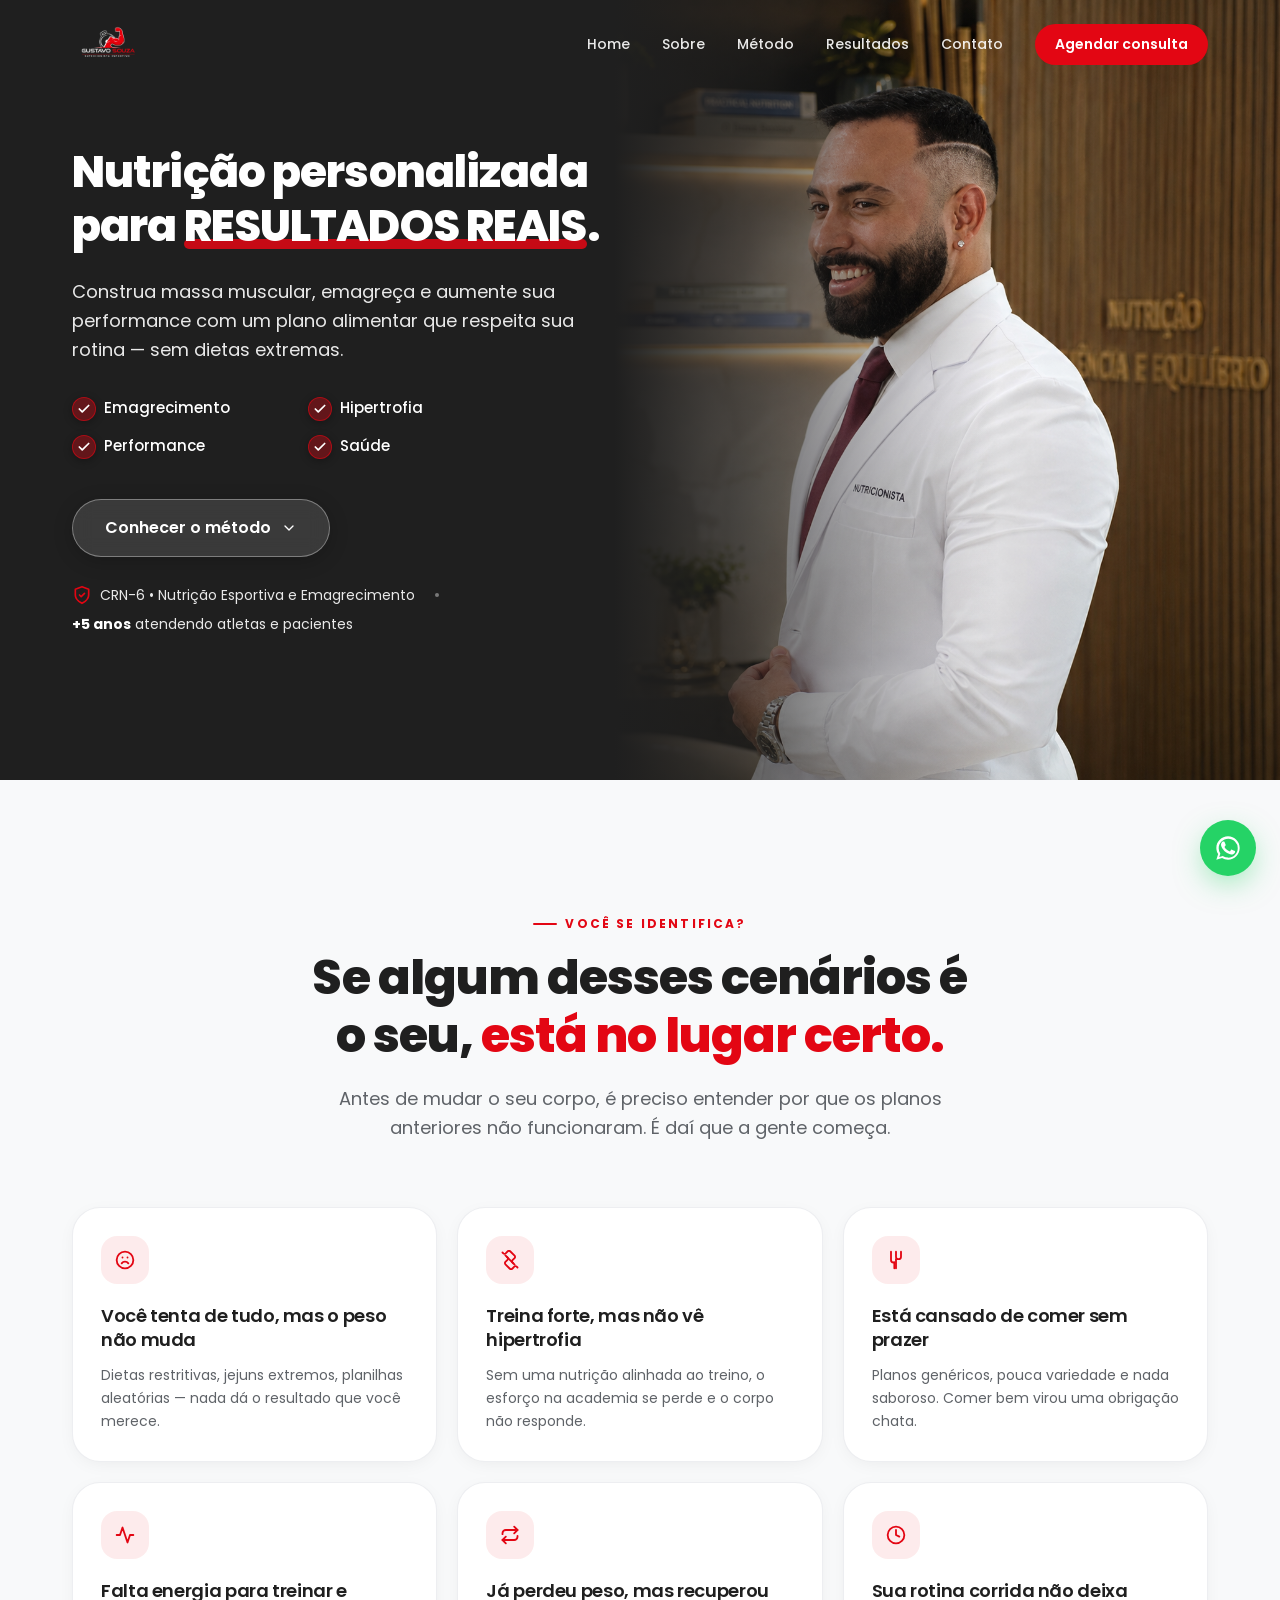
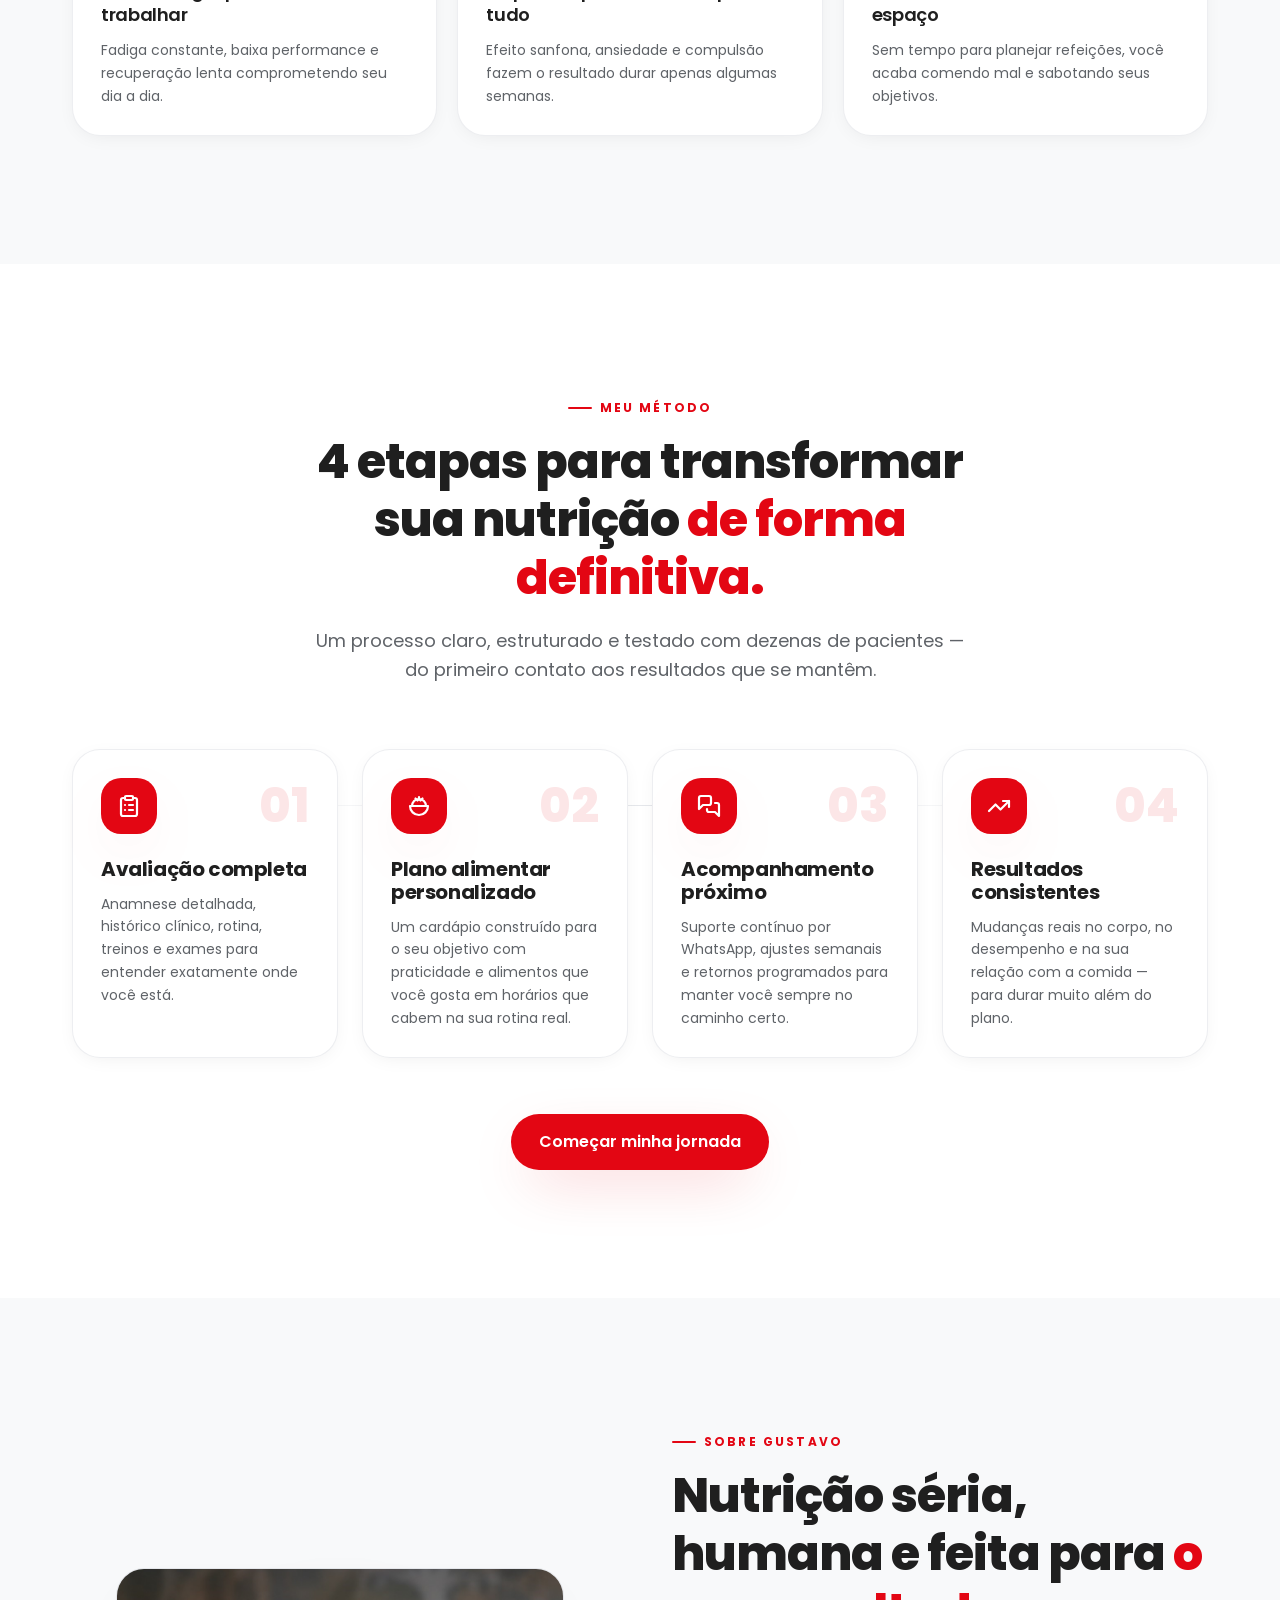
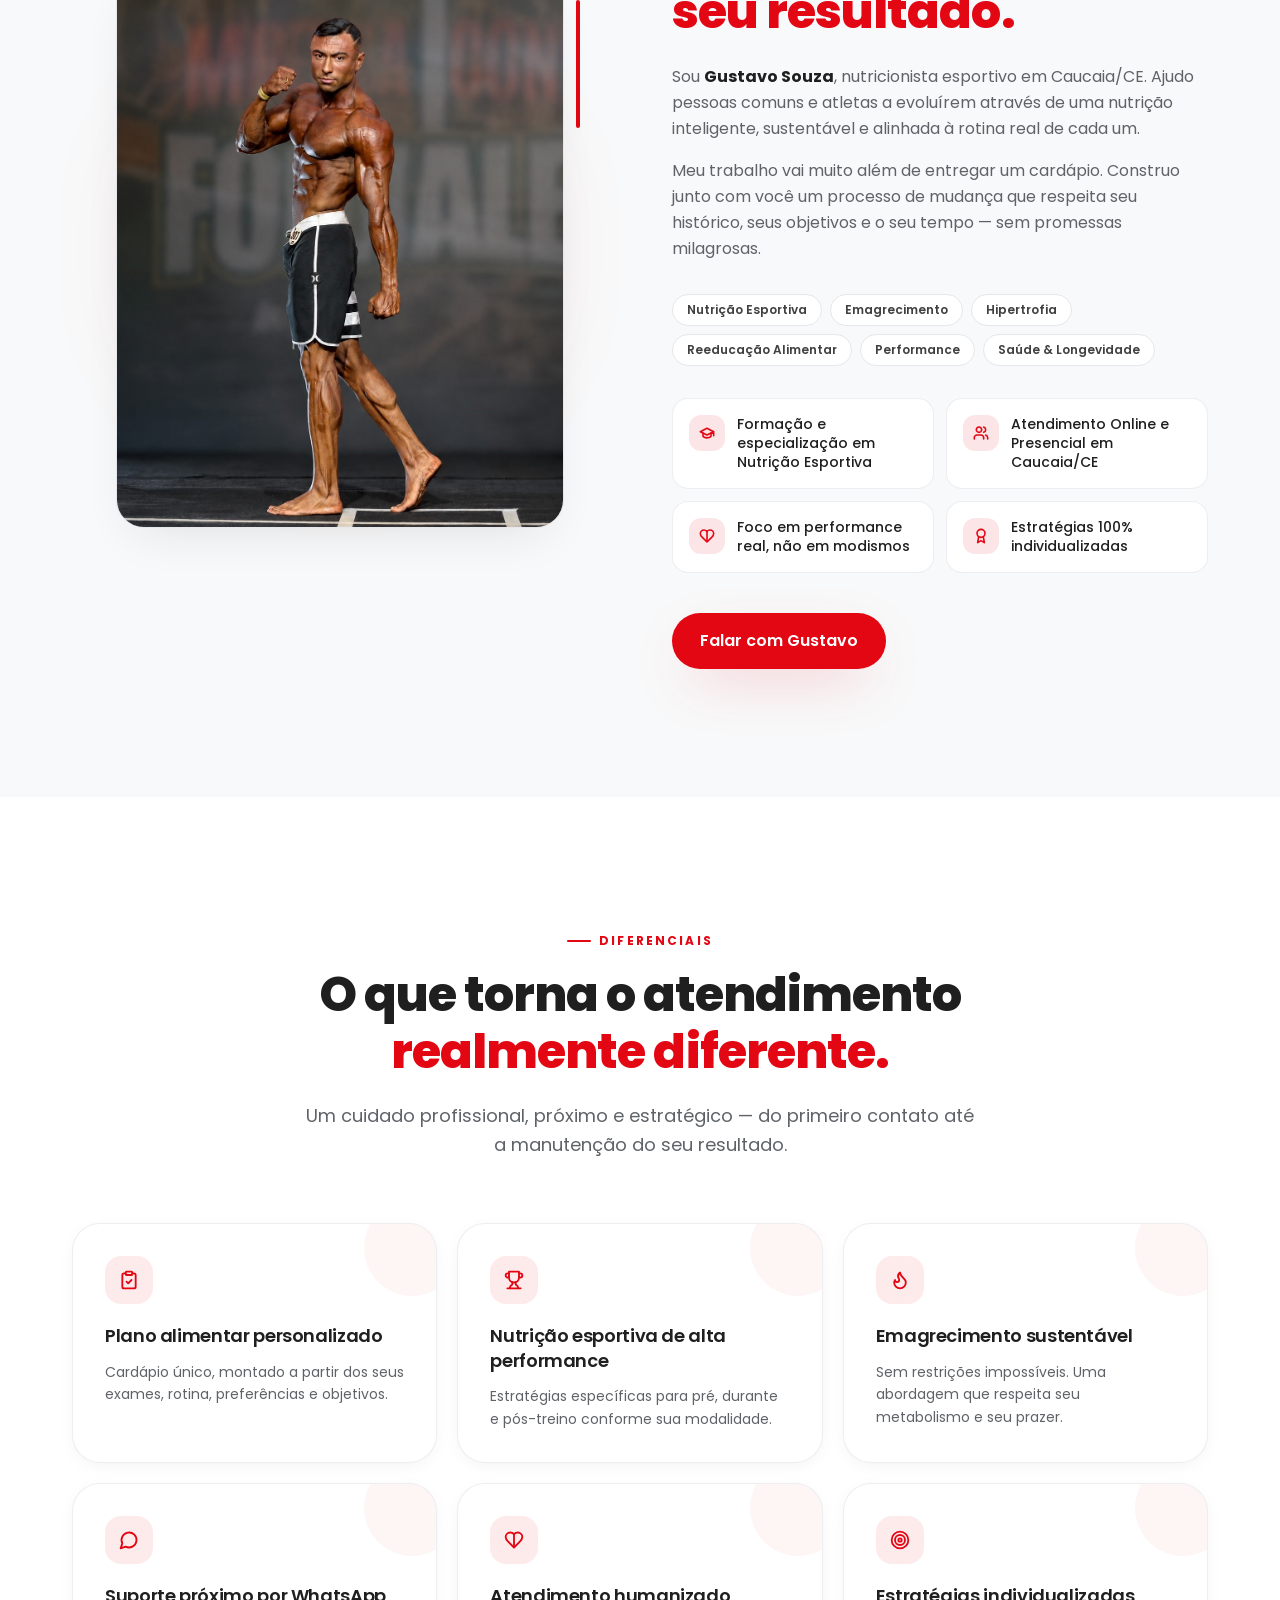
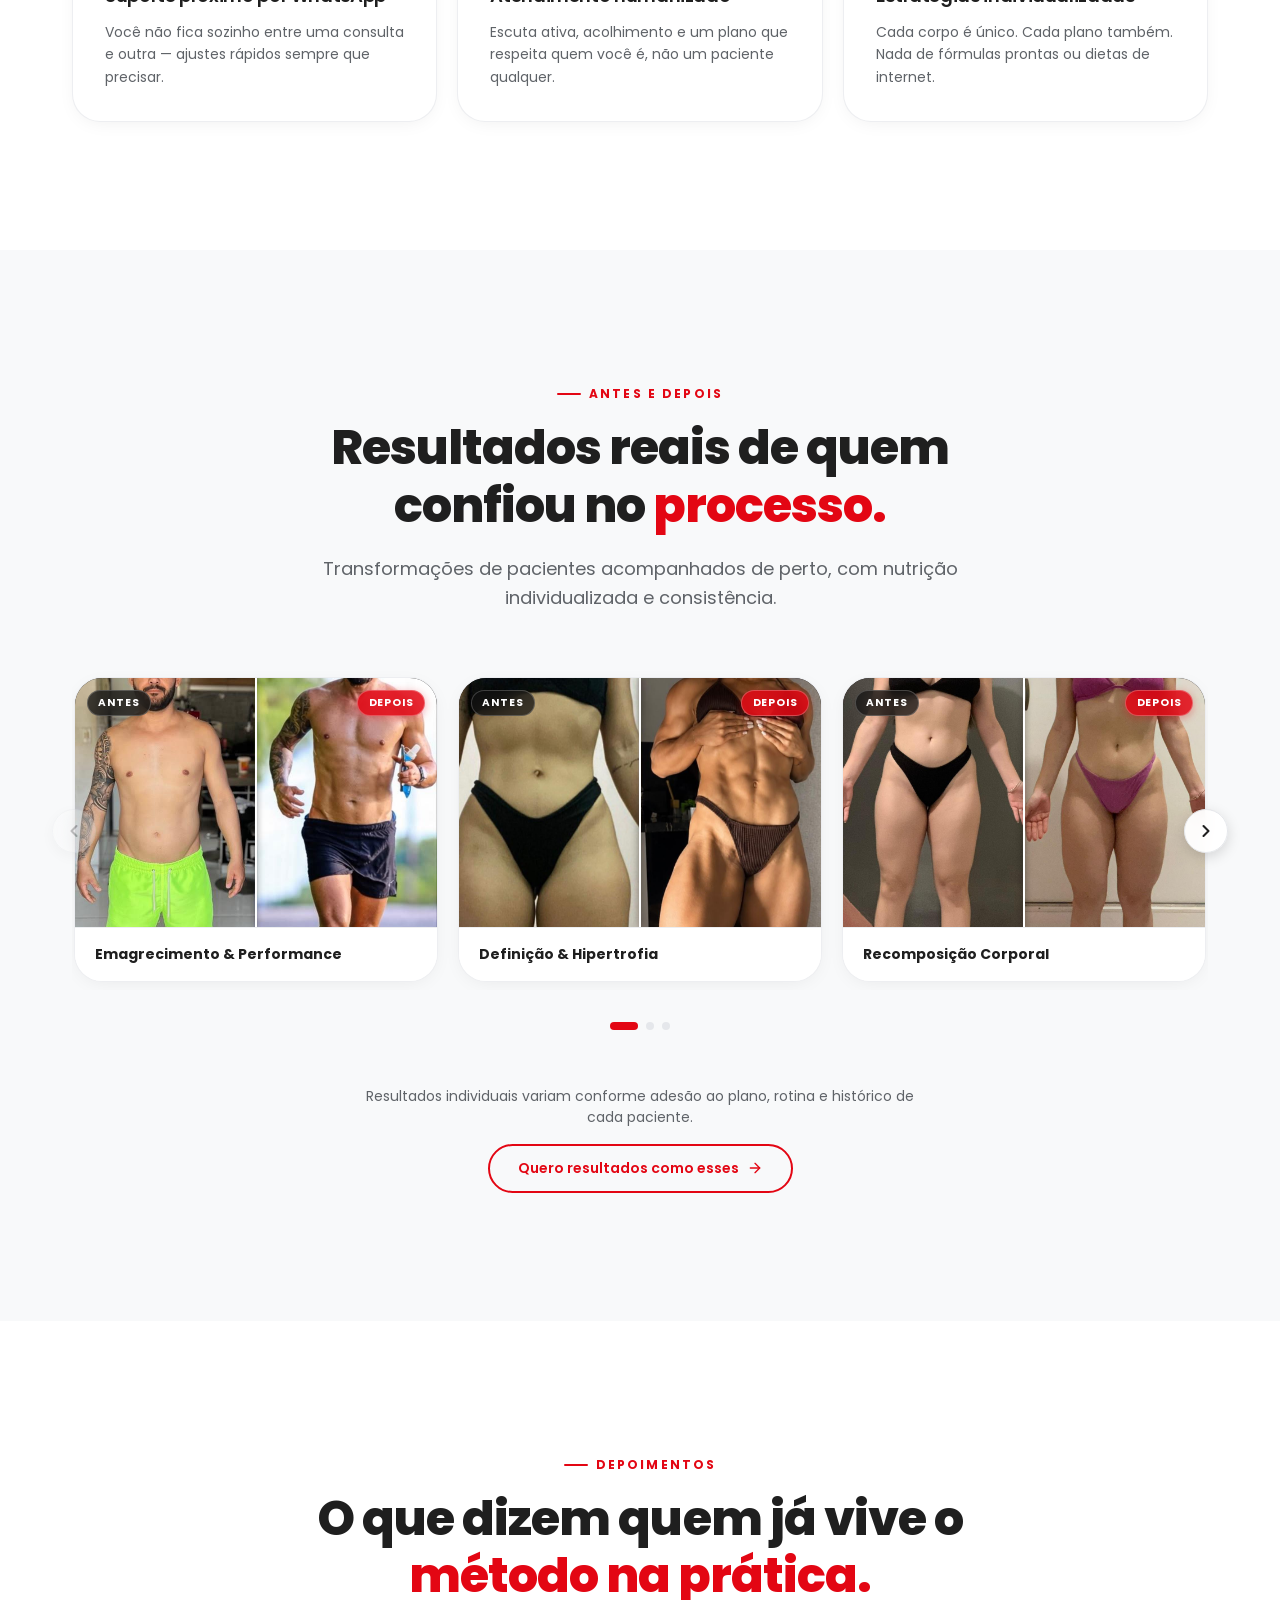
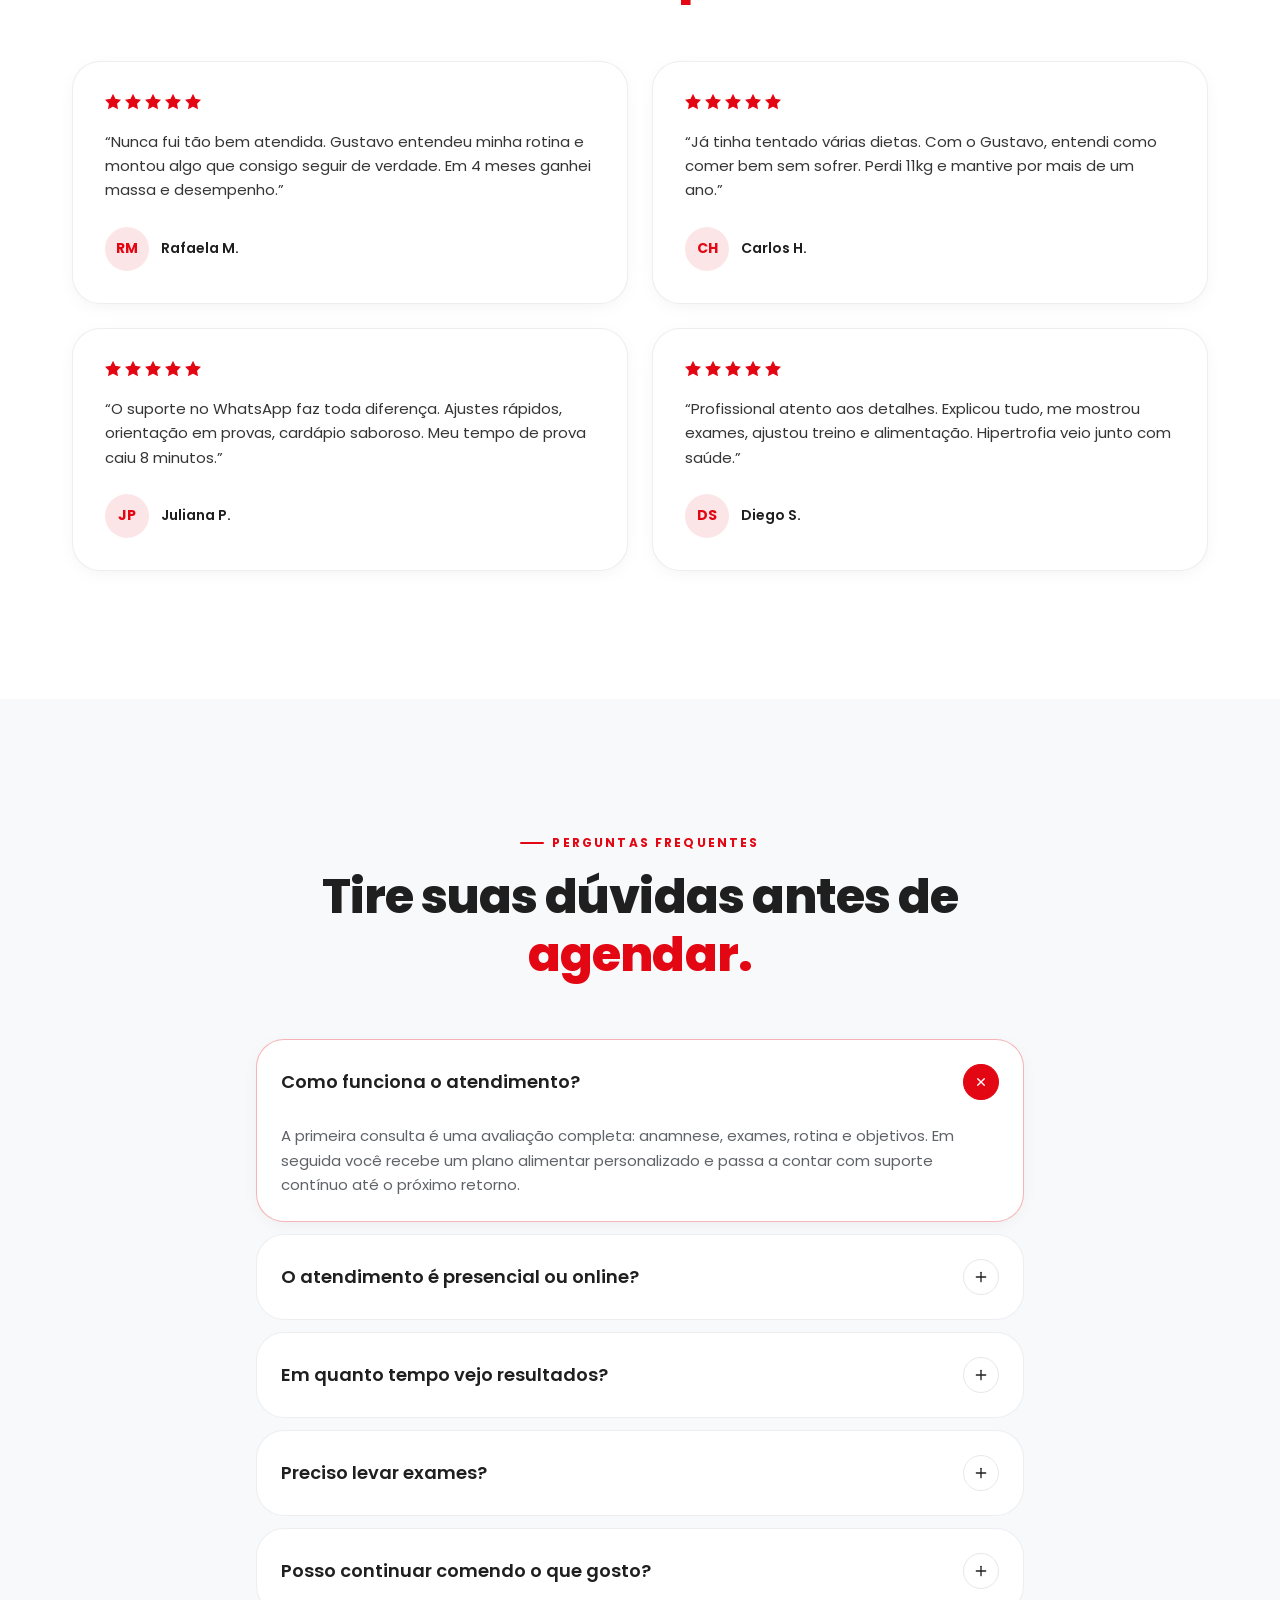
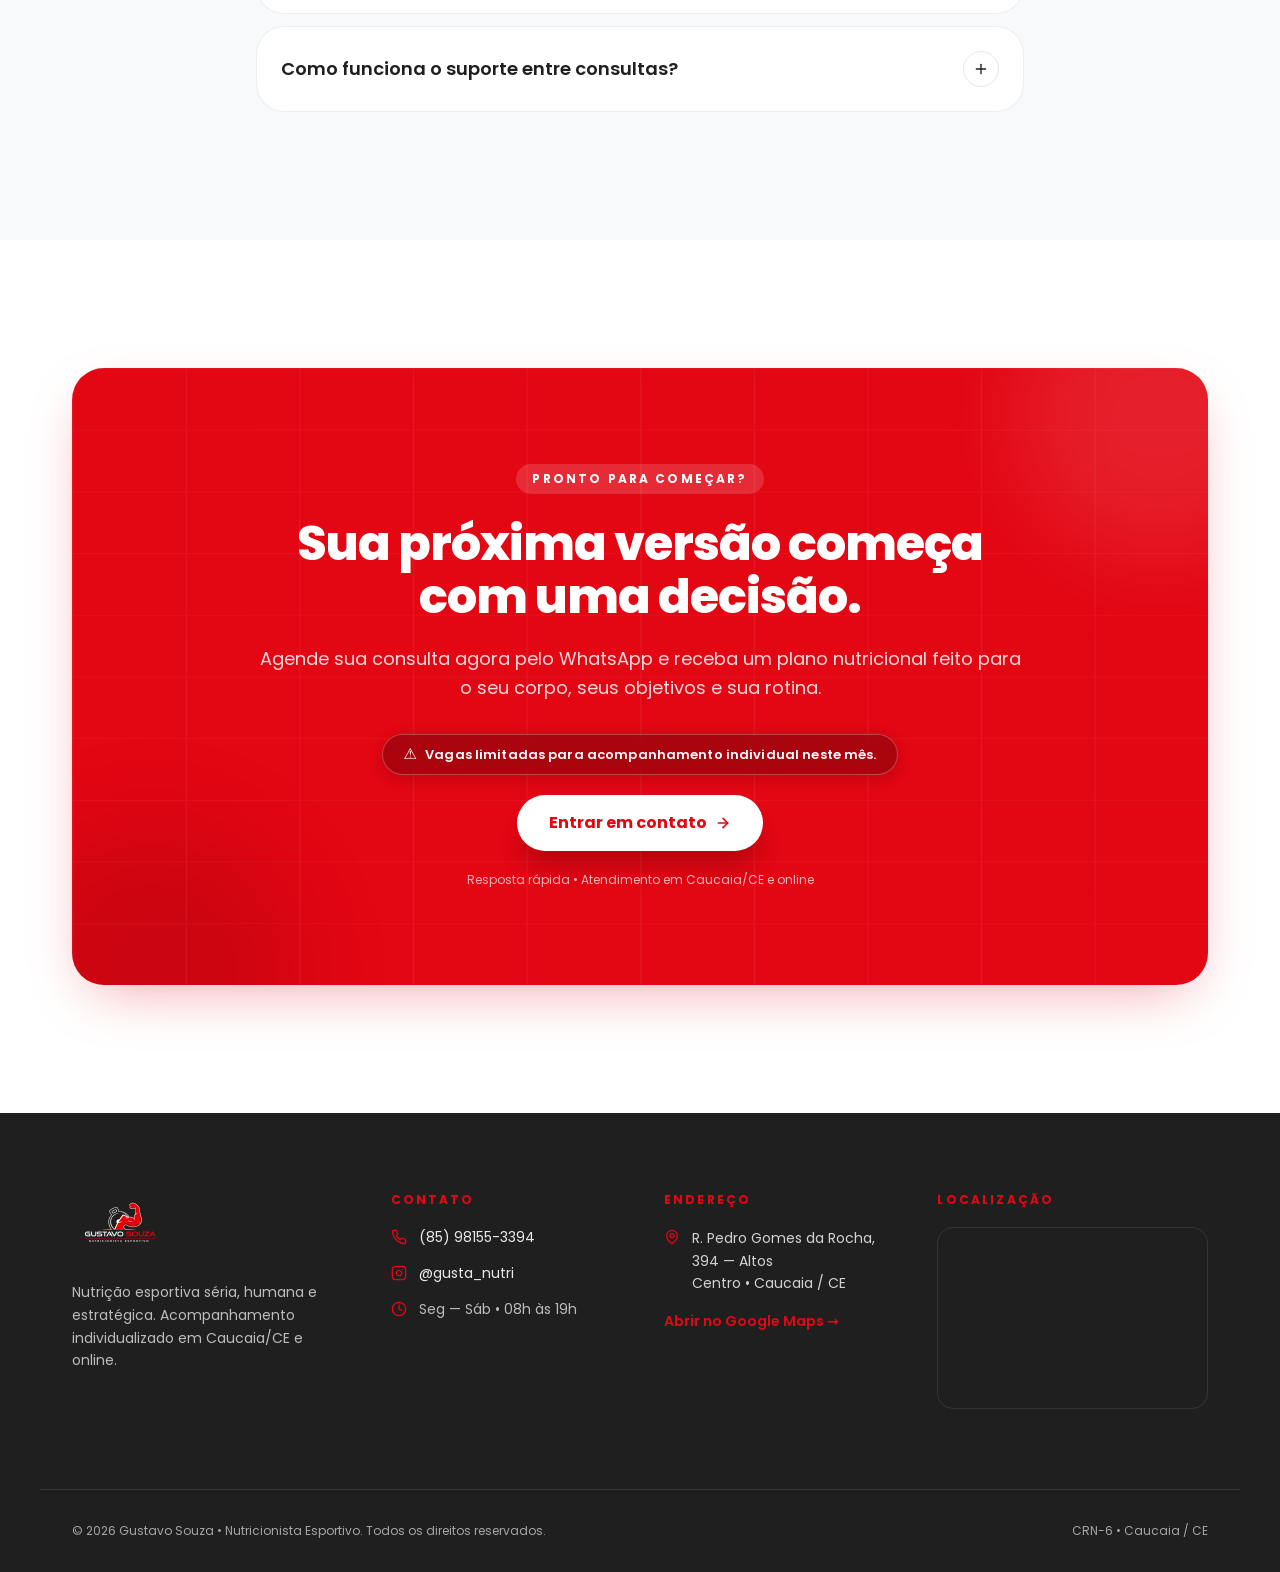
<file: index.html>
<!DOCTYPE html>
<html lang="pt-BR">
<head>
  <!-- Google Tag Manager -->
  <script>(function(w,d,s,l,i){w[l]=w[l]||[];w[l].push({'gtm.start':
  new Date().getTime(),event:'gtm.js'});var f=d.getElementsByTagName(s)[0],
  j=d.createElement(s),dl=l!='dataLayer'?'&l='+l:'';j.async=true;j.src=
  'https://www.googletagmanager.com/gtm.js?id='+i+dl;f.parentNode.insertBefore(j,f);
  })(window,document,'script','dataLayer','GTM-PV9TGR3S');</script>
  <!-- End Google Tag Manager -->

  <meta charset="UTF-8">
  <meta name="viewport" content="width=device-width, initial-scale=1.0">
  <meta http-equiv="Content-Security-Policy" content="upgrade-insecure-requests">
  <meta http-equiv="X-Content-Type-Options" content="nosniff">
  <meta name="referrer" content="strict-origin-when-cross-origin">
  
  <title>Gustavo Souza | Nutricionista Esportivo em Caucaia - CE</title>
  <meta name="description" content="Nutrição esportiva personalizada para emagrecimento, hipertrofia e performance. Atendimento presencial em Caucaia/CE e online. Agende sua consulta.">
  <meta name="author" content="Gustavo Souza">
  <link rel="icon" href="favicon.ico" type="image/x-icon">

  <!-- Open Graph / Facebook -->
  <meta property="og:type" content="website">
  <meta property="og:site_name" content="Gustavo Souza — Nutricionista Esportivo">
  <meta property="og:title" content="Gustavo Souza | Nutricionista Esportivo em Caucaia - CE">
  <meta property="og:description" content="Transforme seu corpo com acompanhamento nutricional de verdade. Um plano alimentar 100% individualizado, construído para o seu objetivo, sua rotina e o seu esporte.">
  <meta property="og:image" content="images/gustavo-hero.png">

  <!-- Twitter -->
  <meta name="twitter:card" content="summary_large_image">
  <meta name="twitter:title" content="Gustavo Souza | Nutricionista Esportivo em Caucaia - CE">
  <meta name="twitter:description" content="Transforme seu corpo com acompanhamento nutricional de verdade. Um plano alimentar 100% individualizado, construído para o seu objetivo, sua rotina e o seu esporte.">
  <meta name="twitter:image" content="images/gustavo-hero.png">

  <!-- Google Fonts Preconnect & Stylesheet -->
  <link rel="preconnect" href="https://fonts.googleapis.com">
  <link rel="preconnect" href="https://fonts.gstatic.com" crossorigin>
  <link href="https://fonts.googleapis.com/css2?family=Poppins:wght@300;400;500;600;700;800&display=swap" rel="stylesheet">

  <!-- Structured Data / Schema.org -->
  <script type="application/ld+json">
  {
    "@context": "https://schema.org",
    "@type": "LocalBusiness",
    "@id": "#gustavo-souza-nutri",
    "name": "Gustavo Souza — Nutricionista Esportivo",
    "description": "Nutrição esportiva personalizada para emagrecimento, hipertrofia e performance. Atendimento presencial em Caucaia/CE e online. Agende sua consulta.",
    "telephone": "+55-85-98155-3394",
    "priceRange": "$$",
    "address": {
      "@type": "PostalAddress",
      "streetAddress": "R. Pedro Gomes da Rocha, 394 Altos",
      "addressLocality": "Caucaia",
      "addressRegion": "CE",
      "addressCountry": "BR"
    },
    "areaServed": "Caucaia, CE",
    "medicalSpecialty": "Nutrition"
  }
  </script>

  <!-- Stylesheet -->
  <link rel="stylesheet" href="css/style.css">
</head>
<body>
  <!-- Google Tag Manager (noscript) -->
  <noscript><iframe src="https://www.googletagmanager.com/ns.html?id=GTM-PV9TGR3S"
  height="0" width="0" style="display:none;visibility:hidden"></iframe></noscript>
  <!-- End Google Tag Manager (noscript) -->

  <!-- Header -->
  <header class="site-header">
    <div class="container-x header-container">
      <a href="#home" class="logo-link">
        <img src="images/logo.png" alt="Gustavo Souza — Nutricionista Esportivo" class="logo-img">
      </a>

      <div class="header-actions">
        <nav class="nav-desktop">
          <a href="#home" class="nav-link">Home</a>
          <a href="#sobre" class="nav-link">Sobre</a>
          <a href="#metodo" class="nav-link">Método</a>
          <a href="#resultados" class="nav-link">Resultados</a>
          <a href="#contato" class="nav-link">Contato</a>
        </nav>

        <a href="#agendar-agora" class="btn-primary">
          Agendar consulta
        </a>

        <button aria-label="Abrir menu" class="btn-mobile-toggle">
          <svg width="20" height="20" viewBox="0 0 24 24" fill="none" stroke="currentColor" stroke-width="2" stroke-linecap="round" stroke-linejoin="round"><line x1="4" x2="20" y1="12" y2="12"/><line x1="4" x2="20" y1="6" y2="6"/><line x1="4" x2="20" y1="18" y2="18"/></svg>
        </button>
      </div>
    </div>

    <!-- Mobile Drawer -->
    <div class="mobile-drawer-wrapper">
      <div class="mobile-drawer-backdrop"></div>
      <aside class="mobile-drawer">
        <div class="drawer-header">
          <img src="images/logo.png" alt="Logo" style="height: 2.5rem;">
          <button aria-label="Fechar menu" class="btn-drawer-close">
            <svg width="20" height="20" viewBox="0 0 24 24" fill="none" stroke="currentColor" stroke-width="2" stroke-linecap="round" stroke-linejoin="round"><path d="M18 6 6 18"/><path d="m6 6 12 12"/></svg>
          </button>
        </div>
        <nav class="drawer-nav">
          <a href="#home" class="drawer-link">Home</a>
          <a href="#sobre" class="drawer-link">Sobre</a>
          <a href="#metodo" class="drawer-link">Método</a>
          <a href="#resultados" class="drawer-link">Resultados</a>
          <a href="#contato" class="drawer-link">Contato</a>
        </nav>
        <a href="#agendar-agora" class="btn-primary btn-primary-lg drawer-link" style="margin-top: auto;">
          Agendar consulta
        </a>
      </aside>
    </div>
  </header>

  <main>
    <!-- Hero Section -->
    <section id="home" class="hero-section">
      <img src="images/gustavo-hero.png" alt="Gustavo Souza, nutricionista esportivo" class="hero-bg-img" loading="eager">
      
      <!-- Contrast Overlays -->
      <div class="hero-overlay-mobile"></div>
      <div class="hero-overlay-mobile-radial"></div>
      <div class="hero-overlay-desktop"></div>

      <div class="container-x hero-content">
        <div class="hero-content-inner">
          <h1 class="hero-title">
            Nutrição personalizada para <span class="highlight-span"><span>RESULTADOS REAIS</span></span>.
          </h1>

          <p class="hero-desc">
            Construa massa muscular, emagreça e aumente sua performance com um plano alimentar que respeita sua rotina — sem dietas extremas.
          </p>

          <ul class="hero-benefits-list">
            <li class="hero-benefit-item">
              <span class="check-icon-box">
                <svg width="14" height="14" viewBox="0 0 24 24" fill="none" stroke="currentColor" stroke-width="3" stroke-linecap="round" stroke-linejoin="round"><polyline points="20 6 9 17 4 12"/></svg>
              </span>
              Emagrecimento
            </li>
            <li class="hero-benefit-item">
              <span class="check-icon-box">
                <svg width="14" height="14" viewBox="0 0 24 24" fill="none" stroke="currentColor" stroke-width="3" stroke-linecap="round" stroke-linejoin="round"><polyline points="20 6 9 17 4 12"/></svg>
              </span>
              Hipertrofia
            </li>
            <li class="hero-benefit-item">
              <span class="check-icon-box">
                <svg width="14" height="14" viewBox="0 0 24 24" fill="none" stroke="currentColor" stroke-width="3" stroke-linecap="round" stroke-linejoin="round"><polyline points="20 6 9 17 4 12"/></svg>
              </span>
              Performance
            </li>
            <li class="hero-benefit-item">
              <span class="check-icon-box">
                <svg width="14" height="14" viewBox="0 0 24 24" fill="none" stroke="currentColor" stroke-width="3" stroke-linecap="round" stroke-linejoin="round"><polyline points="20 6 9 17 4 12"/></svg>
              </span>
              Saúde
            </li>
          </ul>

          <div class="hero-btn-group">
            <a href="#metodo" class="btn-secondary-outline">
              Conhecer o método
              <svg width="16" height="16" viewBox="0 0 24 24" fill="none" stroke="currentColor" stroke-width="2" stroke-linecap="round" stroke-linejoin="round"><path d="m6 9 6 6 6-6"/></svg>
            </a>
          </div>

          <div class="hero-trust-bar">
            <div class="trust-item">
              <svg width="20" height="20" viewBox="0 0 24 24" fill="none" stroke="#E30613" stroke-width="2" stroke-linecap="round" stroke-linejoin="round"><path d="M12 22s8-4 8-10V5l-8-3-8 3v7c0 6 8 10 8 10z"/><path d="m9 12 2 2 4-4"/></svg>
              <span>CRN-6 • Nutrição Esportiva e Emagrecimento</span>
            </div>
            <div class="trust-dot"></div>
            <div>
              <strong style="color: #FFFFFF;">+5 anos</strong> atendendo atletas e pacientes
            </div>
          </div>
        </div>
      </div>
    </section>

    <!-- Problems Section -->
    <section class="py-section bg-surface">
      <div class="container-x">
        <div class="section-header">
          <span class="eyebrow"><span class="eyebrow-line"></span>Você se identifica?</span>
          <h2 class="section-title">
            Se algum desses cenários é o seu, <span class="text-primary">está no lugar certo.</span>
          </h2>
          <p class="section-desc">
            Antes de mudar o seu corpo, é preciso entender por que os planos anteriores não funcionaram. É daí que a gente começa.
          </p>
        </div>

        <div class="cards-grid-3">
          <!-- Card 1 -->
          <article class="problem-card">
            <div class="icon-box-primary">
              <svg width="20" height="20" viewBox="0 0 24 24" fill="none" stroke="currentColor" stroke-width="2.2" stroke-linecap="round" stroke-linejoin="round"><circle cx="12" cy="12" r="10"/><path d="M16 16s-1.5-2-4-2-4 2-4 2"/><line x1="9" x2="9.01" y1="9" y2="9"/><line x1="15" x2="15.01" y1="9" y2="9"/></svg>
            </div>
            <h3 class="card-title">Você tenta de tudo, mas o peso não muda</h3>
            <p class="card-text">Dietas restritivas, jejuns extremos, planilhas aleatórias — nada dá o resultado que você merece.</p>
          </article>

          <!-- Card 2 -->
          <article class="problem-card">
            <div class="icon-box-primary">
              <svg width="20" height="20" viewBox="0 0 24 24" fill="none" stroke="currentColor" stroke-width="2.2" stroke-linecap="round" stroke-linejoin="round"><path d="m6.5 6.5 11 11"/><path d="m21 21-1-1a2 2 0 0 0-2.83 0l-2.5 2.5a2 2 0 0 1-2.83 0l-5.34-5.34a2 2 0 0 1 0-2.83l2.5-2.5a2 2 0 0 0 0-2.83l-1-1"/><path d="m3 3 1 1a2 2 0 0 0 2.83 0l2.5-2.5a2 2 0 0 1 2.83 0l5.34 5.34a2 2 0 0 1 0 2.83l-2.5 2.5a2 2 0 0 0 0 2.83l1 1"/></svg>
            </div>
            <h3 class="card-title">Treina forte, mas não vê hipertrofia</h3>
            <p class="card-text">Sem uma nutrição alinhada ao treino, o esforço na academia se perde e o corpo não responde.</p>
          </article>

          <!-- Card 3 -->
          <article class="problem-card">
            <div class="icon-box-primary">
              <svg width="20" height="20" viewBox="0 0 24 24" fill="none" stroke="currentColor" stroke-width="2.2" stroke-linecap="round" stroke-linejoin="round"><path d="M18 2v6a3 3 0 0 1-3 3 3 3 0 0 1-3-3V2"/><path d="M12 11v11"/><path d="M6 2v10a3 3 0 0 0 3 3h1"/><path d="M10 15v7"/></svg>
            </div>
            <h3 class="card-title">Está cansado de comer sem prazer</h3>
            <p class="card-text">Planos genéricos, pouca variedade e nada saboroso. Comer bem virou uma obrigação chata.</p>
          </article>

          <!-- Card 4 -->
          <article class="problem-card">
            <div class="icon-box-primary">
              <svg width="20" height="20" viewBox="0 0 24 24" fill="none" stroke="currentColor" stroke-width="2.2" stroke-linecap="round" stroke-linejoin="round"><path d="M22 12h-4l-3 9L9 3l-3 9H2"/></svg>
            </div>
            <h3 class="card-title">Falta energia para treinar e trabalhar</h3>
            <p class="card-text">Fadiga constante, baixa performance e recuperação lenta comprometendo seu dia a dia.</p>
          </article>

          <!-- Card 5 -->
          <article class="problem-card">
            <div class="icon-box-primary">
              <svg width="20" height="20" viewBox="0 0 24 24" fill="none" stroke="currentColor" stroke-width="2.2" stroke-linecap="round" stroke-linejoin="round"><path d="m17 2 4 4-4 4"/><path d="M3 11v-1a4 4 0 0 1 4-4h14"/><path d="m7 22-4-4 4-4"/><path d="M21 13v1a4 4 0 0 1-4 4H3"/></svg>
            </div>
            <h3 class="card-title">Já perdeu peso, mas recuperou tudo</h3>
            <p class="card-text">Efeito sanfona, ansiedade e compulsão fazem o resultado durar apenas algumas semanas.</p>
          </article>

          <!-- Card 6 -->
          <article class="problem-card">
            <div class="icon-box-primary">
              <svg width="20" height="20" viewBox="0 0 24 24" fill="none" stroke="currentColor" stroke-width="2.2" stroke-linecap="round" stroke-linejoin="round"><circle cx="12" cy="12" r="10"/><polyline points="12 6 12 12 16 14"/></svg>
            </div>
            <h3 class="card-title">Sua rotina corrida não deixa espaço</h3>
            <p class="card-text">Sem tempo para planejar refeições, você acaba comendo mal e sabotando seus objetivos.</p>
          </article>
        </div>
      </div>
    </section>

    <!-- Method Section -->
    <section id="metodo" class="py-section">
      <div class="container-x">
        <div class="section-header">
          <span class="eyebrow"><span class="eyebrow-line"></span>Meu método</span>
          <h2 class="section-title">
            4 etapas para transformar sua nutrição <span class="text-primary">de forma definitiva.</span>
          </h2>
          <p class="section-desc">
            Um processo claro, estruturado e testado com dezenas de pacientes — do primeiro contato aos resultados que se mantêm.
          </p>
        </div>

        <div class="method-timeline">
          <div class="method-line"></div>
          <ol class="method-grid">
            <!-- Step 1 -->
            <li class="method-card">
              <div class="method-card-top">
                <div class="method-icon-badge">
                  <svg width="24" height="24" viewBox="0 0 24 24" fill="none" stroke="currentColor" stroke-width="2.2" stroke-linecap="round" stroke-linejoin="round"><path d="M16 4h2a2 2 0 0 1 2 2v14a2 2 0 0 1-2 2H6a2 2 0 0 1-2-2V6a2 2 0 0 1 2-2h2"/><path d="M15 2H9a1 1 0 0 0-1 1v2a1 1 0 0 0 1 1h6a1 1 0 0 0 1-1V3a1 1 0 0 0-1-1Z"/><path d="M12 11h4"/><path d="M12 16h4"/><path d="M8 11h.01"/><path d="M8 16h.01"/></svg>
                </div>
                <span class="method-number">01</span>
              </div>
              <h3 class="method-card-title">Avaliação completa</h3>
              <p class="card-text">Anamnese detalhada, histórico clínico, rotina, treinos e exames para entender exatamente onde você está.</p>
            </li>

            <!-- Step 2 -->
            <li class="method-card">
              <div class="method-card-top">
                <div class="method-icon-badge">
                  <svg width="24" height="24" viewBox="0 0 24 24" fill="none" stroke="currentColor" stroke-width="2.2" stroke-linecap="round" stroke-linejoin="round"><path d="M12 21a9 9 0 0 0 9-9H3a9 9 0 0 0 9 9Z"/><path d="M19 12a7 7 0 0 0-14 0"/><path d="M12 3v3"/><path d="m15.5 4.5-2 2"/><path d="m8.5 4.5 2 2"/></svg>
                </div>
                <span class="method-number">02</span>
              </div>
              <h3 class="method-card-title">Plano alimentar personalizado</h3>
              <p class="card-text">Um cardápio construído para o seu objetivo com praticidade e alimentos que você gosta em horários que cabem na sua rotina real.</p>
            </li>

            <!-- Step 3 -->
            <li class="method-card">
              <div class="method-card-top">
                <div class="method-icon-badge">
                  <svg width="24" height="24" viewBox="0 0 24 24" fill="none" stroke="currentColor" stroke-width="2.2" stroke-linecap="round" stroke-linejoin="round"><path d="M14 9a2 2 0 0 1-2 2H6l-4 4V4c0-1.1.9-2 2-2h8a2 2 0 0 1 2 2v5Z"/><path d="M18 9h2a2 2 0 0 1 2 2v11l-4-4h-6a2 2 0 0 1-2-2v-1"/></svg>
                </div>
                <span class="method-number">03</span>
              </div>
              <h3 class="method-card-title">Acompanhamento próximo</h3>
              <p class="card-text">Suporte contínuo por WhatsApp, ajustes semanais e retornos programados para manter você sempre no caminho certo.</p>
            </li>

            <!-- Step 4 -->
            <li class="method-card">
              <div class="method-card-top">
                <div class="method-icon-badge">
                  <svg width="24" height="24" viewBox="0 0 24 24" fill="none" stroke="currentColor" stroke-width="2.2" stroke-linecap="round" stroke-linejoin="round"><polyline points="22 7 13.5 15.5 8.5 10.5 2 17"/><polyline points="16 7 22 7 22 13"/></svg>
                </div>
                <span class="method-number">04</span>
              </div>
              <h3 class="method-card-title">Resultados consistentes</h3>
              <p class="card-text">Mudanças reais no corpo, no desempenho e na sua relação com a comida — para durar muito além do plano.</p>
            </li>
          </ol>
        </div>

        <div style="margin-top: 3.5rem; display: flex; justify-content: center;">
          <a href="#agendar-agora" class="btn-primary btn-primary-lg">
            Começar minha jornada
          </a>
        </div>
      </div>
    </section>

    <!-- About Section -->
    <section id="sobre" class="py-section bg-surface">
      <div class="container-x">
        <div class="about-grid">
          <!-- Photo column -->
          <div class="about-photo-wrapper">
            <div class="about-photo-glow"></div>
            <div class="about-photo-accent-bar"></div>
            <div class="about-photo-frame">
              <img src="images/gustavo.jpg" alt="Gustavo Souza — retrato profissional" class="about-photo-img" loading="lazy">
            </div>
          </div>

          <!-- Content column -->
          <div>
            <span class="eyebrow"><span class="eyebrow-line"></span>Sobre Gustavo</span>
            <h2 class="section-title" style="margin-top: 1rem;">
              Nutrição séria, humana e feita para <span class="text-primary">o seu resultado.</span>
            </h2>

            <div class="about-copy">
              <p>
                Sou <strong style="color: var(--foreground);">Gustavo Souza</strong>, nutricionista esportivo em Caucaia/CE. Ajudo pessoas comuns e atletas a evoluírem através de uma nutrição inteligente, sustentável e alinhada à rotina real de cada um.
              </p>
              <p>
                Meu trabalho vai muito além de entregar um cardápio. Construo junto com você um processo de mudança que respeita seu histórico, seus objetivos e o seu tempo — sem promessas milagrosas.
              </p>
            </div>

            <div class="chips-container">
              <span class="chip-item">Nutrição Esportiva</span>
              <span class="chip-item">Emagrecimento</span>
              <span class="chip-item">Hipertrofia</span>
              <span class="chip-item">Reeducação Alimentar</span>
              <span class="chip-item">Performance</span>
              <span class="chip-item">Saúde &amp; Longevidade</span>
            </div>

            <ul class="highlights-grid">
              <li class="highlight-box">
                <span class="highlight-icon-box">
                  <svg width="16" height="16" viewBox="0 0 24 24" fill="none" stroke="currentColor" stroke-width="2.4" stroke-linecap="round" stroke-linejoin="round"><path d="M22 10v6M2 10l10-5 10 5-10 5z"/><path d="M6 12v5c3 3 9 3 12 0v-5"/></svg>
                </span>
                <span class="highlight-label">Formação e especialização em Nutrição Esportiva</span>
              </li>
              <li class="highlight-box">
                <span class="highlight-icon-box">
                  <svg width="16" height="16" viewBox="0 0 24 24" fill="none" stroke="currentColor" stroke-width="2.4" stroke-linecap="round" stroke-linejoin="round"><path d="M16 21v-2a4 4 0 0 0-4-4H6a4 4 0 0 0-4 4v2"/><circle cx="9" cy="7" r="4"/><path d="M22 21v-2a4 4 0 0 0-3-3.87"/><path d="M16 3.13a4 4 0 0 1 0 7.75"/></svg>
                </span>
                <span class="highlight-label">Atendimento Online e Presencial em Caucaia/CE</span>
              </li>
              <li class="highlight-box">
                <span class="highlight-icon-box">
                  <svg width="16" height="16" viewBox="0 0 24 24" fill="none" stroke="currentColor" stroke-width="2.4" stroke-linecap="round" stroke-linejoin="round"><path d="M19 14c1.49-1.46 3-3.21 3-5.5A5.5 5.5 0 0 0 16.5 3c-1.76 0-3 .5-4.5 2-1.5-1.5-2.74-2-4.5-2A5.5 5.5 0 0 0 2 8.5c0 2.3 1.5 4.05 3 5.5l7 7Z"/><path d="M12 5v14"/></svg>
                </span>
                <span class="highlight-label">Foco em performance real, não em modismos</span>
              </li>
              <li class="highlight-box">
                <span class="highlight-icon-box">
                  <svg width="16" height="16" viewBox="0 0 24 24" fill="none" stroke="currentColor" stroke-width="2.4" stroke-linecap="round" stroke-linejoin="round"><circle cx="12" cy="8" r="6"/><path d="M15.477 12.89 17 22l-5-3-5 3 1.523-9.11"/></svg>
                </span>
                <span class="highlight-label">Estratégias 100% individualizadas</span>
              </li>
            </ul>

            <a href="#agendar-agora" class="btn-primary btn-primary-lg" style="margin-top: 2.5rem;">
              Falar com Gustavo
            </a>
          </div>
        </div>
      </div>
    </section>

    <!-- Differentials Section -->
    <section class="py-section">
      <div class="container-x">
        <div class="section-header">
          <span class="eyebrow"><span class="eyebrow-line"></span>Diferenciais</span>
          <h2 class="section-title">
            O que torna o atendimento <span class="text-primary">realmente diferente.</span>
          </h2>
          <p class="section-desc">
            Um cuidado profissional, próximo e estratégico — do primeiro contato até a manutenção do seu resultado.
          </p>
        </div>

        <div class="cards-grid-3">
          <!-- Diff 1 -->
          <article class="differential-card">
            <div class="diff-radial-shape"></div>
            <div class="icon-box-primary">
              <svg width="20" height="20" viewBox="0 0 24 24" fill="none" stroke="currentColor" stroke-width="2.2" stroke-linecap="round" stroke-linejoin="round"><rect width="8" height="4" x="8" y="2" rx="1" ry="1"/><path d="M16 4h2a2 2 0 0 1 2 2v14a2 2 0 0 1-2 2H6a2 2 0 0 1-2-2V6a2 2 0 0 1 2-2h2"/><path d="m9 14 2 2 4-4"/></svg>
            </div>
            <h3 class="card-title">Plano alimentar personalizado</h3>
            <p class="card-text">Cardápio único, montado a partir dos seus exames, rotina, preferências e objetivos.</p>
          </article>

          <!-- Diff 2 -->
          <article class="differential-card">
            <div class="diff-radial-shape"></div>
            <div class="icon-box-primary">
              <svg width="20" height="20" viewBox="0 0 24 24" fill="none" stroke="currentColor" stroke-width="2.2" stroke-linecap="round" stroke-linejoin="round"><path d="M6 9H4.5a2.5 2.5 0 0 1 0-5H6"/><path d="M18 9h1.5a2.5 2.5 0 0 0 0-5H18"/><path d="M4 22h16"/><path d="M10 14.66V17c0 .55-.47.98-.97 1.21C7.85 18.75 7 20.24 7 22"/><path d="M14 14.66V17c0 .55.47.98.97 1.21C16.15 18.75 17 20.24 17 22"/><path d="M18 2H6v7a6 6 0 0 0 12 0V2Z"/></svg>
            </div>
            <h3 class="card-title">Nutrição esportiva de alta performance</h3>
            <p class="card-text">Estratégias específicas para pré, durante e pós-treino conforme sua modalidade.</p>
          </article>

          <!-- Diff 3 -->
          <article class="differential-card">
            <div class="diff-radial-shape"></div>
            <div class="icon-box-primary">
              <svg width="20" height="20" viewBox="0 0 24 24" fill="none" stroke="currentColor" stroke-width="2.2" stroke-linecap="round" stroke-linejoin="round"><path d="M8.5 14.5A2.5 2.5 0 0 0 11 12c0-1.38-.5-2-1-3-1.072-2.143-.224-4.054 2-6 .5 2.5 2 4.9 4 6.5 2 1.6 3 3.5 3 5.5a7 7 0 1 1-14 0c0-1.153.433-2.294 1-3a2.5 2.5 0 0 0 2.5 2.5z"/></svg>
            </div>
            <h3 class="card-title">Emagrecimento sustentável</h3>
            <p class="card-text">Sem restrições impossíveis. Uma abordagem que respeita seu metabolismo e seu prazer.</p>
          </article>

          <!-- Diff 4 -->
          <article class="differential-card">
            <div class="diff-radial-shape"></div>
            <div class="icon-box-primary">
              <svg width="20" height="20" viewBox="0 0 24 24" fill="none" stroke="currentColor" stroke-width="2.2" stroke-linecap="round" stroke-linejoin="round"><path d="M7.9 20A9 9 0 1 0 4 16.1L2 22Z"/></svg>
            </div>
            <h3 class="card-title">Suporte próximo por WhatsApp</h3>
            <p class="card-text">Você não fica sozinho entre uma consulta e outra — ajustes rápidos sempre que precisar.</p>
          </article>

          <!-- Diff 5 -->
          <article class="differential-card">
            <div class="diff-radial-shape"></div>
            <div class="icon-box-primary">
              <svg width="20" height="20" viewBox="0 0 24 24" fill="none" stroke="currentColor" stroke-width="2.2" stroke-linecap="round" stroke-linejoin="round"><path d="M19 14c1.49-1.46 3-3.21 3-5.5A5.5 5.5 0 0 0 16.5 3c-1.76 0-3 .5-4.5 2-1.5-1.5-2.74-2-4.5-2A5.5 5.5 0 0 0 2 8.5c0 2.3 1.5 4.05 3 5.5l7 7Z"/><path d="M12 5v14"/></svg>
            </div>
            <h3 class="card-title">Atendimento humanizado</h3>
            <p class="card-text">Escuta ativa, acolhimento e um plano que respeita quem você é, não um paciente qualquer.</p>
          </article>

          <!-- Diff 6 -->
          <article class="differential-card">
            <div class="diff-radial-shape"></div>
            <div class="icon-box-primary">
              <svg width="20" height="20" viewBox="0 0 24 24" fill="none" stroke="currentColor" stroke-width="2.2" stroke-linecap="round" stroke-linejoin="round"><circle cx="12" cy="12" r="10"/><circle cx="12" cy="12" r="6"/><circle cx="12" cy="12" r="2"/></svg>
            </div>
            <h3 class="card-title">Estratégias individualizadas</h3>
            <p class="card-text">Cada corpo é único. Cada plano também. Nada de fórmulas prontas ou dietas de internet.</p>
          </article>
        </div>
      </div>
    </section>

    <!-- Results Section -->
    <section id="resultados" class="py-section bg-surface">
      <div class="container-x">
        <div class="section-header">
          <span class="eyebrow"><span class="eyebrow-line"></span>Antes e depois</span>
          <h2 class="section-title">
            Resultados reais de quem confiou no <span class="text-primary">processo.</span>
          </h2>
          <p class="section-desc">
            Transformações de pacientes acompanhados de perto, com nutrição individualizada e consistência.
          </p>
        </div>

        <div class="carousel-container results-carousel-container">
          <!-- Navigation Arrows -->
          <button class="carousel-btn carousel-btn-prev" aria-label="Resultado anterior">
            <svg width="20" height="20" viewBox="0 0 24 24" fill="none" stroke="currentColor" stroke-width="2.5" stroke-linecap="round" stroke-linejoin="round"><path d="m15 18-6-6 6-6"/></svg>
          </button>
          <button class="carousel-btn carousel-btn-next" aria-label="Próximo resultado">
            <svg width="20" height="20" viewBox="0 0 24 24" fill="none" stroke="currentColor" stroke-width="2.5" stroke-linecap="round" stroke-linejoin="round"><path d="m9 18 6-6-6-6"/></svg>
          </button>

          <!-- Viewport -->
          <div class="carousel-viewport">
            <div class="carousel-track">
              <!-- Slide 1 -->
              <div class="carousel-slide">
                <div class="result-card">
                  <div class="result-side-by-side">
                    <div class="result-half result-half-before">
                      <img src="images/resultado-2-antes.jpg" alt="Antes — Paciente Gustavo Souza" class="result-img" loading="lazy">
                      <span class="compare-badge badge-antes">Antes</span>
                    </div>
                    <div class="result-divider" aria-hidden="true"></div>
                    <div class="result-half result-half-after">
                      <img src="images/resultado-2-depois.jpg" alt="Depois — Paciente Gustavo Souza" class="result-img" loading="lazy">
                      <span class="compare-badge badge-depois">Depois</span>
                    </div>
                  </div>
                  <div class="result-card-info">
                    <span class="result-card-tag">Emagrecimento &amp; Performance</span>
                  </div>
                </div>
              </div>

              <!-- Slide 2 -->
              <div class="carousel-slide">
                <div class="result-card">
                  <div class="result-side-by-side">
                    <div class="result-half result-half-before">
                      <img src="images/resultado-3-antes.jpg" alt="Antes — Paciente Gustavo Souza" class="result-img" loading="lazy">
                      <span class="compare-badge badge-antes">Antes</span>
                    </div>
                    <div class="result-divider" aria-hidden="true"></div>
                    <div class="result-half result-half-after">
                      <img src="images/resultado-3-depois.jpg" alt="Depois — Paciente Gustavo Souza" class="result-img" loading="lazy">
                      <span class="compare-badge badge-depois">Depois</span>
                    </div>
                  </div>
                  <div class="result-card-info">
                    <span class="result-card-tag">Definição &amp; Hipertrofia</span>
                  </div>
                </div>
              </div>

              <!-- Slide 3 -->
              <div class="carousel-slide">
                <div class="result-card">
                  <div class="result-side-by-side">
                    <div class="result-half result-half-before">
                      <img src="images/resultado-4-antes.jpg" alt="Antes — Paciente Gustavo Souza" class="result-img" loading="lazy">
                      <span class="compare-badge badge-antes">Antes</span>
                    </div>
                    <div class="result-divider" aria-hidden="true"></div>
                    <div class="result-half result-half-after">
                      <img src="images/resultado-4-depois.jpg" alt="Depois — Paciente Gustavo Souza" class="result-img" loading="lazy">
                      <span class="compare-badge badge-depois">Depois</span>
                    </div>
                  </div>
                  <div class="result-card-info">
                    <span class="result-card-tag">Recomposição Corporal</span>
                  </div>
                </div>
              </div>

              <!-- Slide 4 -->
              <div class="carousel-slide">
                <div class="result-card">
                  <div class="result-side-by-side">
                    <div class="result-half result-half-before">
                      <img src="images/resultado-1-antes.jpg" alt="Antes — Paciente Gustavo Souza" class="result-img" loading="lazy">
                      <span class="compare-badge badge-antes">Antes</span>
                    </div>
                    <div class="result-divider" aria-hidden="true"></div>
                    <div class="result-half result-half-after">
                      <img src="images/resultado-1-depois.jpg" alt="Depois — Paciente Gustavo Souza" class="result-img" loading="lazy">
                      <span class="compare-badge badge-depois">Depois</span>
                    </div>
                  </div>
                  <div class="result-card-info">
                    <span class="result-card-tag">Preparação para Competição</span>
                  </div>
                </div>
              </div>

              <!-- Slide 5 -->
              <div class="carousel-slide">
                <div class="result-card">
                  <div class="result-side-by-side">
                    <div class="result-half result-half-before">
                      <img src="images/resultado-5-antes.jpg" alt="Antes — Paciente Gustavo Souza" class="result-img" loading="lazy">
                      <span class="compare-badge badge-antes">Antes</span>
                    </div>
                    <div class="result-divider" aria-hidden="true"></div>
                    <div class="result-half result-half-after">
                      <img src="images/resultado-5-depois.jpg" alt="Depois — Paciente Gustavo Souza" class="result-img" loading="lazy">
                      <span class="compare-badge badge-depois">Depois</span>
                    </div>
                  </div>
                  <div class="result-card-info">
                    <span class="result-card-tag">Emagrecimento &amp; Saúde</span>
                  </div>
                </div>
              </div>
            </div>
          </div>

          <!-- Dots -->
          <div class="carousel-dots"></div>
        </div>

        <div style="margin-top: 3.5rem; display: flex; flex-direction: column; align-items: center; gap: 1rem; text-align: center;">
          <p style="font-size: 0.875rem; color: var(--muted-foreground); max-width: 36rem;">
            Resultados individuais variam conforme adesão ao plano, rotina e histórico de cada paciente.
          </p>
          <a href="#agendar-agora" class="btn-outline-primary">
            Quero resultados como esses
            <svg width="16" height="16" viewBox="0 0 24 24" fill="none" stroke="currentColor" stroke-width="2" stroke-linecap="round" stroke-linejoin="round"><line x1="5" y1="12" x2="19" y2="12"/><polyline points="12 5 19 12 12 19"/></svg>
          </a>
        </div>
      </div>
    </section>

    <!-- Testimonials Section -->
    <section class="py-section">
      <div class="container-x">
        <div class="section-header">
          <span class="eyebrow"><span class="eyebrow-line"></span>Depoimentos</span>
          <h2 class="section-title">
            O que dizem quem já vive o <span class="text-primary">método na prática.</span>
          </h2>
        </div>

        <div class="testimonials-grid">
          <!-- Testimonial 1 -->
          <figure class="testimonial-card">
            <div class="stars-row">
              <svg width="16" height="16" viewBox="0 0 24 24" fill="currentColor" stroke="currentColor" stroke-width="2"><polygon points="12 2 15.09 8.26 22 9.27 17 14.14 18.18 21.02 12 17.77 5.82 21.02 7 14.14 2 9.27 8.91 8.26 12 2"/></svg>
              <svg width="16" height="16" viewBox="0 0 24 24" fill="currentColor" stroke="currentColor" stroke-width="2"><polygon points="12 2 15.09 8.26 22 9.27 17 14.14 18.18 21.02 12 17.77 5.82 21.02 7 14.14 2 9.27 8.91 8.26 12 2"/></svg>
              <svg width="16" height="16" viewBox="0 0 24 24" fill="currentColor" stroke="currentColor" stroke-width="2"><polygon points="12 2 15.09 8.26 22 9.27 17 14.14 18.18 21.02 12 17.77 5.82 21.02 7 14.14 2 9.27 8.91 8.26 12 2"/></svg>
              <svg width="16" height="16" viewBox="0 0 24 24" fill="currentColor" stroke="currentColor" stroke-width="2"><polygon points="12 2 15.09 8.26 22 9.27 17 14.14 18.18 21.02 12 17.77 5.82 21.02 7 14.14 2 9.27 8.91 8.26 12 2"/></svg>
              <svg width="16" height="16" viewBox="0 0 24 24" fill="currentColor" stroke="currentColor" stroke-width="2"><polygon points="12 2 15.09 8.26 22 9.27 17 14.14 18.18 21.02 12 17.77 5.82 21.02 7 14.14 2 9.27 8.91 8.26 12 2"/></svg>
            </div>
            <blockquote class="testimonial-quote">
              “Nunca fui tão bem atendida. Gustavo entendeu minha rotina e montou algo que consigo seguir de verdade. Em 4 meses ganhei massa e desempenho.”
            </blockquote>
            <figcaption class="testimonial-author">
              <div class="author-avatar">RM</div>
              <div>
                <div class="author-name">Rafaela M.</div>
              </div>
            </figcaption>
          </figure>

          <!-- Testimonial 2 -->
          <figure class="testimonial-card">
            <div class="stars-row">
              <svg width="16" height="16" viewBox="0 0 24 24" fill="currentColor" stroke="currentColor" stroke-width="2"><polygon points="12 2 15.09 8.26 22 9.27 17 14.14 18.18 21.02 12 17.77 5.82 21.02 7 14.14 2 9.27 8.91 8.26 12 2"/></svg>
              <svg width="16" height="16" viewBox="0 0 24 24" fill="currentColor" stroke="currentColor" stroke-width="2"><polygon points="12 2 15.09 8.26 22 9.27 17 14.14 18.18 21.02 12 17.77 5.82 21.02 7 14.14 2 9.27 8.91 8.26 12 2"/></svg>
              <svg width="16" height="16" viewBox="0 0 24 24" fill="currentColor" stroke="currentColor" stroke-width="2"><polygon points="12 2 15.09 8.26 22 9.27 17 14.14 18.18 21.02 12 17.77 5.82 21.02 7 14.14 2 9.27 8.91 8.26 12 2"/></svg>
              <svg width="16" height="16" viewBox="0 0 24 24" fill="currentColor" stroke="currentColor" stroke-width="2"><polygon points="12 2 15.09 8.26 22 9.27 17 14.14 18.18 21.02 12 17.77 5.82 21.02 7 14.14 2 9.27 8.91 8.26 12 2"/></svg>
              <svg width="16" height="16" viewBox="0 0 24 24" fill="currentColor" stroke="currentColor" stroke-width="2"><polygon points="12 2 15.09 8.26 22 9.27 17 14.14 18.18 21.02 12 17.77 5.82 21.02 7 14.14 2 9.27 8.91 8.26 12 2"/></svg>
            </div>
            <blockquote class="testimonial-quote">
              “Já tinha tentado várias dietas. Com o Gustavo, entendi como comer bem sem sofrer. Perdi 11kg e mantive por mais de um ano.”
            </blockquote>
            <figcaption class="testimonial-author">
              <div class="author-avatar">CH</div>
              <div>
                <div class="author-name">Carlos H.</div>
              </div>
            </figcaption>
          </figure>

          <!-- Testimonial 3 -->
          <figure class="testimonial-card">
            <div class="stars-row">
              <svg width="16" height="16" viewBox="0 0 24 24" fill="currentColor" stroke="currentColor" stroke-width="2"><polygon points="12 2 15.09 8.26 22 9.27 17 14.14 18.18 21.02 12 17.77 5.82 21.02 7 14.14 2 9.27 8.91 8.26 12 2"/></svg>
              <svg width="16" height="16" viewBox="0 0 24 24" fill="currentColor" stroke="currentColor" stroke-width="2"><polygon points="12 2 15.09 8.26 22 9.27 17 14.14 18.18 21.02 12 17.77 5.82 21.02 7 14.14 2 9.27 8.91 8.26 12 2"/></svg>
              <svg width="16" height="16" viewBox="0 0 24 24" fill="currentColor" stroke="currentColor" stroke-width="2"><polygon points="12 2 15.09 8.26 22 9.27 17 14.14 18.18 21.02 12 17.77 5.82 21.02 7 14.14 2 9.27 8.91 8.26 12 2"/></svg>
              <svg width="16" height="16" viewBox="0 0 24 24" fill="currentColor" stroke="currentColor" stroke-width="2"><polygon points="12 2 15.09 8.26 22 9.27 17 14.14 18.18 21.02 12 17.77 5.82 21.02 7 14.14 2 9.27 8.91 8.26 12 2"/></svg>
              <svg width="16" height="16" viewBox="0 0 24 24" fill="currentColor" stroke="currentColor" stroke-width="2"><polygon points="12 2 15.09 8.26 22 9.27 17 14.14 18.18 21.02 12 17.77 5.82 21.02 7 14.14 2 9.27 8.91 8.26 12 2"/></svg>
            </div>
            <blockquote class="testimonial-quote">
              “O suporte no WhatsApp faz toda diferença. Ajustes rápidos, orientação em provas, cardápio saboroso. Meu tempo de prova caiu 8 minutos.”
            </blockquote>
            <figcaption class="testimonial-author">
              <div class="author-avatar">JP</div>
              <div>
                <div class="author-name">Juliana P.</div>
              </div>
            </figcaption>
          </figure>

          <!-- Testimonial 4 -->
          <figure class="testimonial-card">
            <div class="stars-row">
              <svg width="16" height="16" viewBox="0 0 24 24" fill="currentColor" stroke="currentColor" stroke-width="2"><polygon points="12 2 15.09 8.26 22 9.27 17 14.14 18.18 21.02 12 17.77 5.82 21.02 7 14.14 2 9.27 8.91 8.26 12 2"/></svg>
              <svg width="16" height="16" viewBox="0 0 24 24" fill="currentColor" stroke="currentColor" stroke-width="2"><polygon points="12 2 15.09 8.26 22 9.27 17 14.14 18.18 21.02 12 17.77 5.82 21.02 7 14.14 2 9.27 8.91 8.26 12 2"/></svg>
              <svg width="16" height="16" viewBox="0 0 24 24" fill="currentColor" stroke="currentColor" stroke-width="2"><polygon points="12 2 15.09 8.26 22 9.27 17 14.14 18.18 21.02 12 17.77 5.82 21.02 7 14.14 2 9.27 8.91 8.26 12 2"/></svg>
              <svg width="16" height="16" viewBox="0 0 24 24" fill="currentColor" stroke="currentColor" stroke-width="2"><polygon points="12 2 15.09 8.26 22 9.27 17 14.14 18.18 21.02 12 17.77 5.82 21.02 7 14.14 2 9.27 8.91 8.26 12 2"/></svg>
              <svg width="16" height="16" viewBox="0 0 24 24" fill="currentColor" stroke="currentColor" stroke-width="2"><polygon points="12 2 15.09 8.26 22 9.27 17 14.14 18.18 21.02 12 17.77 5.82 21.02 7 14.14 2 9.27 8.91 8.26 12 2"/></svg>
            </div>
            <blockquote class="testimonial-quote">
              “Profissional atento aos detalhes. Explicou tudo, me mostrou exames, ajustou treino e alimentação. Hipertrofia veio junto com saúde.”
            </blockquote>
            <figcaption class="testimonial-author">
              <div class="author-avatar">DS</div>
              <div>
                <div class="author-name">Diego S.</div>
              </div>
            </figcaption>
          </figure>
        </div>

        <div class="testimonials-scroll-hint">
          <svg width="16" height="16" viewBox="0 0 24 24" fill="none" stroke="currentColor" stroke-width="2" stroke-linecap="round" stroke-linejoin="round" aria-hidden="true"><path d="m9 18 6-6-6-6"/></svg>
          <span>Deslize para o lado para ver mais depoimentos</span>
        </div>
      </div>
    </section>

    <!-- FAQ Section -->
    <section class="py-section bg-surface">
      <div class="container-x">
        <div class="section-header">
          <span class="eyebrow"><span class="eyebrow-line"></span>Perguntas frequentes</span>
          <h2 class="section-title">
            Tire suas dúvidas antes de <span class="text-primary">agendar.</span>
          </h2>
        </div>

        <div class="faq-list">
          <!-- Item 1 -->
          <div class="faq-item">
            <button class="faq-button">
              <span class="faq-question">Como funciona o atendimento?</span>
              <span class="faq-icon">
                <svg width="16" height="16" viewBox="0 0 24 24" fill="none" stroke="currentColor" stroke-width="2" stroke-linecap="round" stroke-linejoin="round"><path d="M5 12h14"/><path d="M12 5v14"/></svg>
              </span>
            </button>
            <div class="faq-answer">
              <div class="faq-answer-inner">
                A primeira consulta é uma avaliação completa: anamnese, exames, rotina e objetivos. Em seguida você recebe um plano alimentar personalizado e passa a contar com suporte contínuo até o próximo retorno.
              </div>
            </div>
          </div>

          <!-- Item 2 -->
          <div class="faq-item">
            <button class="faq-button">
              <span class="faq-question">O atendimento é presencial ou online?</span>
              <span class="faq-icon">
                <svg width="16" height="16" viewBox="0 0 24 24" fill="none" stroke="currentColor" stroke-width="2" stroke-linecap="round" stroke-linejoin="round"><path d="M5 12h14"/><path d="M12 5v14"/></svg>
              </span>
            </button>
            <div class="faq-answer">
              <div class="faq-answer-inner">
                Ambos. Atendo presencialmente em Caucaia/CE e também online, com a mesma qualidade e proximidade, para pacientes de qualquer lugar do Brasil.
              </div>
            </div>
          </div>

          <!-- Item 3 -->
          <div class="faq-item">
            <button class="faq-button">
              <span class="faq-question">Em quanto tempo vejo resultados?</span>
              <span class="faq-icon">
                <svg width="16" height="16" viewBox="0 0 24 24" fill="none" stroke="currentColor" stroke-width="2" stroke-linecap="round" stroke-linejoin="round"><path d="M5 12h14"/><path d="M12 5v14"/></svg>
              </span>
            </button>
            <div class="faq-answer">
              <div class="faq-answer-inner">
                As primeiras mudanças de energia, sono e composição corporal costumam aparecer entre 4 e 6 semanas. Resultados consistentes são construídos ao longo do acompanhamento.
              </div>
            </div>
          </div>

          <!-- Item 4 -->
          <div class="faq-item">
            <button class="faq-button">
              <span class="faq-question">Preciso levar exames?</span>
              <span class="faq-icon">
                <svg width="16" height="16" viewBox="0 0 24 24" fill="none" stroke="currentColor" stroke-width="2" stroke-linecap="round" stroke-linejoin="round"><path d="M5 12h14"/><path d="M12 5v14"/></svg>
              </span>
            </button>
            <div class="faq-answer">
              <div class="faq-answer-inner">
                É recomendado, mas não é obrigatório. Exames recentes ajudam a montar um plano mais preciso e seguro. Caso não tenha, oriento quais exames solicitar.
              </div>
            </div>
          </div>

          <!-- Item 5 -->
          <div class="faq-item">
            <button class="faq-button">
              <span class="faq-question">Posso continuar comendo o que gosto?</span>
              <span class="faq-icon">
                <svg width="16" height="16" viewBox="0 0 24 24" fill="none" stroke="currentColor" stroke-width="2" stroke-linecap="round" stroke-linejoin="round"><path d="M5 12h14"/><path d="M12 5v14"/></svg>
              </span>
            </button>
            <div class="faq-answer">
              <div class="faq-answer-inner">
                Sim. O plano é feito considerando suas preferências, cultura alimentar e rotina. Nutrição de verdade não é sobre proibir — é sobre estratégia.
              </div>
            </div>
          </div>

          <!-- Item 6 -->
          <div class="faq-item">
            <button class="faq-button">
              <span class="faq-question">Como funciona o suporte entre consultas?</span>
              <span class="faq-icon">
                <svg width="16" height="16" viewBox="0 0 24 24" fill="none" stroke="currentColor" stroke-width="2" stroke-linecap="round" stroke-linejoin="round"><path d="M5 12h14"/><path d="M12 5v14"/></svg>
              </span>
            </button>
            <div class="faq-answer">
              <div class="faq-answer-inner">
                Você tem acesso 24h de domingo a domingo direto por WhatsApp para dúvidas rápidas, ajustes pontuais e orientações em situações específicas (viagens, eventos, treinos importantes).
              </div>
            </div>
          </div>
        </div>
      </div>
    </section>

    <!-- Final CTA Section -->
    <section id="agendar-agora" class="py-section">
      <div class="container-x">
        <div class="final-cta-box">
          <div class="final-cta-decor">
            <div class="final-cta-circle-1"></div>
            <div class="final-cta-circle-2"></div>
            <svg class="final-cta-grid-bg" viewBox="0 0 400 400" preserveAspectRatio="none">
              <defs>
                <pattern id="grid-pattern" width="40" height="40" patternUnits="userSpaceOnUse">
                  <path d="M 40 0 L 0 0 0 40" fill="none" stroke="white" stroke-width="1"></path>
                </pattern>
              </defs>
              <rect width="100%" height="100%" fill="url(#grid-pattern)"></rect>
            </svg>
          </div>

          <div class="final-cta-content">
            <span class="final-cta-badge">Pronto para começar?</span>
            <h2 class="final-cta-title">Sua próxima versão começa com uma decisão.</h2>
            <p class="final-cta-desc">
              Agende sua consulta agora pelo WhatsApp e receba um plano nutricional feito para o seu corpo, seus objetivos e sua rotina.
            </p>
            
            <!-- Gatilho de Urgência sutil -->
            <div>
              <div class="cta-urgency-badge">
                <span class="urgency-icon">⚠️</span>
                <span>Vagas limitadas para acompanhamento individual neste mês.</span>
              </div>
            </div>

            <a href="https://wa.me/5585981553394?text=Ol%C3%A1%20Gusta%2C%20Vim%20pelo%20site%20e%20gostaria%20de%20saber%20mais%20" target="_blank" rel="noopener noreferrer" class="btn-white-cta">
              Entrar em contato
              <svg width="16" height="16" viewBox="0 0 24 24" fill="none" stroke="currentColor" stroke-width="2.5" stroke-linecap="round" stroke-linejoin="round"><line x1="5" y1="12" x2="19" y2="12"/><polyline points="12 5 19 12 12 19"/></svg>
            </a>
            <p style="margin-top: 1.25rem; font-size: 0.75rem; color: rgba(255, 255, 255, 0.7);">
              Resposta rápida • Atendimento em Caucaia/CE e online
            </p>
          </div>
        </div>
      </div>
    </section>
  </main>

  <!-- Footer -->
  <footer id="contato" class="site-footer">
    <div class="container-x footer-grid">
      <div>
        <img src="images/logo.png" alt="Gustavo Souza" class="footer-logo">
        <p class="footer-desc">
          Nutrição esportiva séria, humana e estratégica. Acompanhamento individualizado em Caucaia/CE e online.
        </p>
      </div>

      <div>
        <h3 class="footer-heading">Contato</h3>
        <ul class="footer-list">
          <li>
            <a href="https://wa.me/5585981553394?text=Ol%C3%A1%20Gusta%2C%20Vim%20pelo%20site%20e%20gostaria%20de%20saber%20mais%20" target="_blank" rel="noopener noreferrer" class="footer-link-item">
              <svg class="footer-icon" viewBox="0 0 24 24" fill="none" stroke="currentColor" stroke-width="2" stroke-linecap="round" stroke-linejoin="round"><path d="M22 16.92v3a2 2 0 0 1-2.18 2 19.79 19.79 0 0 1-8.63-3.07 19.5 19.5 0 0 1-6-6 19.79 19.79 0 0 1-3.07-8.67A2 2 0 0 1 4.11 2h3a2 2 0 0 1 2 1.72 12.84 12.84 0 0 0 .7 2.81 2 2 0 0 1-.45 2.11L8.09 9.91a16 16 0 0 0 6 6l1.27-1.27a2 2 0 0 1 2.11-.45 12.84 12.84 0 0 0 2.81.7A2 2 0 0 1 22 16.92z"/></svg>
              (85) 98155-3394
            </a>
          </li>
          <li>
            <a href="https://www.instagram.com/gusta_nutri/" target="_blank" rel="noopener noreferrer" class="footer-link-item">
              <svg class="footer-icon" viewBox="0 0 24 24" fill="none" stroke="currentColor" stroke-width="2" stroke-linecap="round" stroke-linejoin="round"><rect width="20" height="20" x="2" y="2" rx="5" ry="5"/><path d="M16 11.37A4 4 0 1 1 12.63 8 4 4 0 0 1 16 11.37z"/><line x1="17.5" x2="17.51" y1="6.5" y2="6.5"/></svg>
              @gusta_nutri
            </a>
          </li>
          <li class="footer-link-item" style="color: rgba(255, 255, 255, 0.7);">
            <svg class="footer-icon" viewBox="0 0 24 24" fill="none" stroke="currentColor" stroke-width="2" stroke-linecap="round" stroke-linejoin="round"><circle cx="12" cy="12" r="10"/><polyline points="12 6 12 12 16 14"/></svg>
            Seg — Sáb • 08h às 19h
          </li>
        </ul>
      </div>

      <div>
        <h3 class="footer-heading">Endereço</h3>
        <address class="footer-address">
          <div style="display: inline-flex; align-items: flex-start; gap: 0.75rem;">
            <svg class="footer-icon" viewBox="0 0 24 24" fill="none" stroke="currentColor" stroke-width="2" stroke-linecap="round" stroke-linejoin="round"><path d="M20 10c0 6-8 12-8 12s-8-6-8-12a8 8 0 0 1 16 0Z"/><circle cx="12" cy="10" r="3"/></svg>
            <div>
              R. Pedro Gomes da Rocha, 394 — Altos<br>
              Centro • Caucaia / CE
            </div>
          </div>
        </address>
        <a href="https://www.google.com/maps/search/?api=1&query=R.+Pedro+Gomes+da+Rocha,+394+-+Centro,+Caucaia+-+CE" target="_blank" rel="noopener noreferrer" class="footer-map-link">
          Abrir no Google Maps →
        </a>
      </div>

      <div>
        <h3 class="footer-heading">Localização</h3>
        <div class="footer-map-frame">
          <iframe title="Mapa do consultório" src="https://www.google.com/maps?q=R.+Pedro+Gomes+da+Rocha,+394+-+Centro,+Caucaia+-+CE&amp;output=embed" width="100%" height="180" style="border: 0; filter: grayscale(0.4) contrast(1.05);" loading="lazy" referrerpolicy="no-referrer-when-downgrade"></iframe>
        </div>
      </div>
    </div>

    <div class="container-x footer-bottom">
      <p>© 2026 Gustavo Souza • Nutricionista Esportivo. Todos os direitos reservados.</p>
      <p>CRN-6 • Caucaia / CE</p>
    </div>
  </footer>

  <!-- Floating Actions -->
  <a href="https://wa.me/5585981553394?text=Ol%C3%A1%20Gusta%2C%20Vim%20pelo%20site%20e%20gostaria%20de%20saber%20mais%20" target="_blank" rel="noopener noreferrer" aria-label="Falar no WhatsApp" class="btn-floating-whatsapp">
    <svg viewBox="0 0 24 24" aria-hidden="true"><path d="M17.472 14.382c-.297-.149-1.758-.867-2.03-.967-.273-.099-.471-.148-.67.15-.197.297-.767.966-.94 1.164-.173.199-.347.223-.644.075-.297-.15-1.255-.463-2.39-1.475-.883-.788-1.48-1.761-1.653-2.059-.173-.297-.019-.458.13-.606.134-.133.298-.347.446-.52.15-.174.199-.298.298-.497.099-.198.05-.371-.025-.52-.075-.149-.669-1.612-.916-2.207-.242-.579-.487-.5-.669-.51l-.57-.01c-.198 0-.52.074-.792.372s-1.04 1.016-1.04 2.479 1.065 2.876 1.213 3.074c.149.198 2.095 3.2 5.076 4.487.71.306 1.263.489 1.694.626.712.226 1.36.194 1.872.118.571-.085 1.758-.719 2.006-1.413.248-.694.248-1.289.173-1.413-.074-.124-.272-.198-.57-.347zM12.017 2C6.485 2 2.02 6.465 2.02 12c0 1.867.545 3.68 1.556 5.24L2 22l4.867-1.523A9.955 9.955 0 0 0 12.017 22c5.532 0 9.997-4.465 9.997-10s-4.465-10-9.997-10zM12.017 20.15a8.144 8.144 0 0 1-4.148-1.135l-.297-.177-3.075.962.982-2.995-.194-.309a8.13 8.13 0 0 1-1.248-4.348c0-4.501 3.664-8.165 8.165-8.165 2.18 0 4.229.85 5.771 2.394a8.116 8.116 0 0 1 2.393 5.771c0 4.501-3.663 8.165-8.165 8.165z"/></svg>
  </a>

  <button aria-label="Voltar ao topo" class="btn-back-to-top">
    <svg width="18" height="18" viewBox="0 0 24 24" fill="none" stroke="currentColor" stroke-width="2" stroke-linecap="round" stroke-linejoin="round"><path d="m18 15-6-6-6 6"/></svg>
  </button>

  <!-- Main JavaScript -->
  <script src="js/main.js" defer></script>
</body>
</html>
</file>
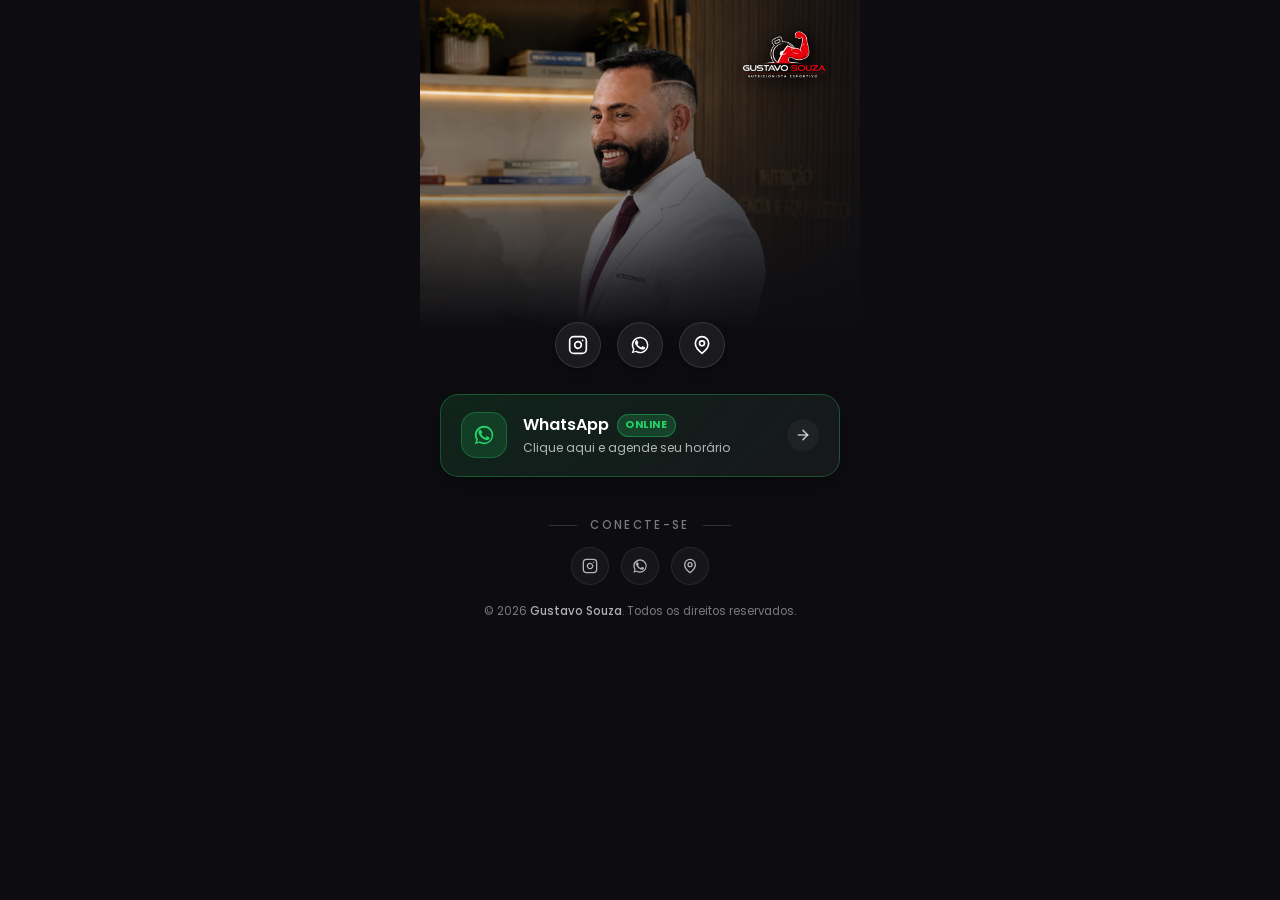
<file: link.html>
<!DOCTYPE html>
<html lang="pt-BR">
<head>
  <!-- Google Tag Manager -->
  <script>(function(w,d,s,l,i){w[l]=w[l]||[];w[l].push({'gtm.start':
  new Date().getTime(),event:'gtm.js'});var f=d.getElementsByTagName(s)[0],
  j=d.createElement(s),dl=l!='dataLayer'?'&l='+l:'';j.async=true;j.src=
  'https://www.googletagmanager.com/gtm.js?id='+i+dl;f.parentNode.insertBefore(j,f);
  })(window,document,'script','dataLayer','GTM-PV9TGR3S');</script>
  <!-- End Google Tag Manager -->

  <meta charset="UTF-8">
  <meta name="viewport" content="width=device-width, initial-scale=1.0">
  <meta http-equiv="Content-Security-Policy" content="upgrade-insecure-requests">
  <meta http-equiv="X-Content-Type-Options" content="nosniff">
  <meta name="referrer" content="strict-origin-when-cross-origin">
  
  <title>Gustavo Souza | Links Oficiais • Nutricionista Esportivo</title>
  <meta name="description" content="Acesse os canais oficiais do nutricionista esportivo Gustavo Souza. Agendamento via WhatsApp e redes sociais.">
  <meta name="author" content="Gustavo Souza">
  <link rel="icon" href="favicon.ico" type="image/x-icon">

  <!-- Open Graph / Facebook -->
  <meta property="og:type" content="website">
  <meta property="og:site_name" content="Gustavo Souza — Nutricionista Esportivo">
  <meta property="og:title" content="Gustavo Souza | Links Oficiais">
  <meta property="og:description" content="Acesse os links oficiais do nutricionista Gustavo Souza. Atendimento presencial em Caucaia/CE e online.">
  <meta property="og:image" content="images/gustavo-hero.png">

  <!-- Twitter -->
  <meta name="twitter:card" content="summary_large_image">
  <meta name="twitter:title" content="Gustavo Souza | Links Oficiais">
  <meta name="twitter:description" content="Acesse os links oficiais do nutricionista Gustavo Souza.">
  <meta name="twitter:image" content="images/gustavo-hero.png">

  <!-- Google Fonts -->
  <link rel="preconnect" href="https://fonts.googleapis.com">
  <link rel="preconnect" href="https://fonts.gstatic.com" crossorigin>
  <link href="https://fonts.googleapis.com/css2?family=Poppins:wght@300;400;500;600;700;800&display=swap" rel="stylesheet">

  <style>
    :root {
      --font-sans: 'Poppins', ui-sans-serif, system-ui, -apple-system, BlinkMacSystemFont, "Segoe UI", Roboto, sans-serif;
      --primary: #E30613;
      --primary-glow: #FF2E3B;
      --primary-hover: #C50510;
      --whatsapp: #25D366;
      --whatsapp-glow: rgba(37, 211, 102, 0.4);
      --bg-dark: #0D0D11;
      --bg-card: rgba(24, 24, 28, 0.9);
      --bg-card-hover: rgba(34, 34, 40, 0.98);
      --border-card: rgba(255, 255, 255, 0.08);
      --border-card-hover: rgba(227, 6, 19, 0.5);
      --text-white: #FFFFFF;
      --text-muted: rgba(255, 255, 255, 0.68);
      --text-dim: rgba(255, 255, 255, 0.45);
      --radius-btn: 1.15rem;
      --radius-round: 9999px;
      --shadow-card: 0 8px 24px -4px rgba(0, 0, 0, 0.45);
      --transition: all 0.28s cubic-bezier(0.16, 1, 0.3, 1);
    }

    *, *::before, *::after {
      box-sizing: border-box;
      margin: 0;
      padding: 0;
    }

    html, body {
      background-color: var(--bg-dark);
      color: var(--text-white);
      font-family: var(--font-sans);
      -webkit-font-smoothing: antialiased;
      -moz-osx-font-smoothing: grayscale;
      min-height: 100vh;
      overflow-x: hidden;
    }

    body {
      display: flex;
      flex-direction: column;
      align-items: center;
      justify-content: flex-start;
      background: #0D0D11;
      padding: 0 0 3rem;
    }

    .biolink-container {
      width: 100%;
      max-width: 440px;
      display: flex;
      flex-direction: column;
      align-items: center;
      position: relative;
    }

    /* ==========================================================================
       Hero Top Section — Photo Background with Fade Degradê & Right Logo
       ========================================================================== */
    .hero-top-banner {
      position: relative;
      width: 100%;
      height: 330px;
      overflow: hidden;
      background-color: #0A0A0D;
    }

    /* Professional Background Cutout Photo (Fills screen) */
    .hero-bg-photo {
      position: absolute;
      inset: 0;
      height: 100%;
      width: 100%;
      object-fit: cover;
      object-position: 25% top;
      z-index: 1;
      filter: contrast(1.05) brightness(1.02);
    }

    /* Degradê Suave — Transição inferior para os cards (-5% no alcance) */
    .hero-gradient-bottom {
      position: absolute;
      inset: 0;
      z-index: 2;
      background: linear-gradient(
        to bottom,
        rgba(13, 13, 17, 0.0) 0%,
        rgba(13, 13, 17, 0.0) 30%,
        rgba(13, 13, 17, 0.40) 60%,
        rgba(13, 13, 17, 0.85) 87%,
        #0D0D11 100%
      );
      pointer-events: none;
    }

    /* Degradê Lateral — Garante máxima legibilidade para a Logo à Direita */
    .hero-gradient-side {
      position: absolute;
      inset: 0;
      z-index: 2;
      background: linear-gradient(
        to right,
        rgba(13, 13, 17, 0.0) 0%,
        rgba(13, 13, 17, 0.1) 40%,
        rgba(13, 13, 17, 0.55) 70%,
        rgba(13, 13, 17, 0.85) 100%
      );
      pointer-events: none;
    }

    /* Right Side Logo Block — Canto Superior Direito */
    .hero-right-content {
      position: absolute;
      right: 1.25rem;
      top: 1.25rem;
      width: auto;
      max-width: 48%;
      display: flex;
      align-items: center;
      justify-content: flex-end;
      z-index: 3;
    }

    .brand-logo-img {
      max-width: 155px;
      max-height: 75px;
      width: 100%;
      object-fit: contain;
      filter: drop-shadow(0 4px 14px rgba(0, 0, 0, 0.9)) drop-shadow(0 2px 6px rgba(0, 0, 0, 0.95));
      transition: var(--transition);
    }

    /* ==========================================================================
       Quick Social Icons Row (Instagram, WhatsApp, Maps)
       ========================================================================== */
    .quick-socials-row {
      display: flex;
      align-items: center;
      justify-content: center;
      gap: 1rem;
      margin-top: -0.5rem;
      margin-bottom: 1.6rem;
      z-index: 4;
      position: relative;
    }

    .social-pill-btn {
      width: 46px;
      height: 46px;
      border-radius: var(--radius-round);
      background: rgba(255, 255, 255, 0.06);
      border: 1px solid rgba(255, 255, 255, 0.12);
      display: flex;
      align-items: center;
      justify-content: center;
      color: var(--text-white);
      text-decoration: none;
      transition: var(--transition);
      backdrop-filter: blur(10px);
      box-shadow: 0 4px 12px rgba(0, 0, 0, 0.3);
    }

    .social-pill-btn:hover {
      background: var(--primary);
      border-color: var(--primary-glow);
      color: #FFFFFF;
      transform: translateY(-3px) scale(1.06);
      box-shadow: 0 8px 20px -4px rgba(227, 6, 19, 0.55);
    }

    .social-pill-btn.whatsapp:hover {
      background: var(--whatsapp);
      border-color: #25D366;
      box-shadow: 0 8px 20px -4px var(--whatsapp-glow);
    }

    .social-pill-btn svg {
      width: 20px;
      height: 20px;
      stroke-width: 2;
    }

    /* ==========================================================================
       Action Links List & Cards
       ========================================================================== */
    .cards-container {
      width: 100%;
      padding: 0 1.25rem;
      display: flex;
      flex-direction: column;
      gap: 0.875rem;
      z-index: 4;
    }

    .action-card {
      display: flex;
      align-items: center;
      gap: 1rem;
      padding: 1.1rem 1.25rem;
      background: var(--bg-card);
      border: 1px solid var(--border-card);
      border-radius: var(--radius-btn);
      text-decoration: none;
      color: var(--text-white);
      transition: var(--transition);
      backdrop-filter: blur(14px);
      box-shadow: var(--shadow-card);
      position: relative;
      overflow: hidden;
    }

    .action-card::before {
      content: '';
      position: absolute;
      top: 0;
      left: -100%;
      width: 100%;
      height: 100%;
      background: linear-gradient(90deg, transparent, rgba(255, 255, 255, 0.08), transparent);
      transition: left 0.6s ease;
    }

    .action-card:hover::before {
      left: 100%;
    }

    .action-card:hover {
      background: var(--bg-card-hover);
      border-color: var(--border-card-hover);
      transform: translateY(-3px);
      box-shadow: 0 12px 28px -4px rgba(227, 6, 19, 0.25);
    }

    .action-card.featured {
      background: linear-gradient(135deg, rgba(37, 211, 102, 0.12) 0%, rgba(24, 24, 28, 0.95) 100%);
      border-color: rgba(37, 211, 102, 0.3);
    }

    .action-card.featured:hover {
      border-color: var(--whatsapp);
      box-shadow: 0 12px 28px -4px var(--whatsapp-glow);
    }

    .card-icon-box {
      width: 46px;
      height: 46px;
      border-radius: 0.95rem;
      background: rgba(255, 255, 255, 0.06);
      border: 1px solid rgba(255, 255, 255, 0.1);
      display: flex;
      align-items: center;
      justify-content: center;
      flex-shrink: 0;
      color: var(--primary);
      transition: var(--transition);
    }

    .action-card.featured .card-icon-box {
      background: rgba(37, 211, 102, 0.15);
      border-color: rgba(37, 211, 102, 0.3);
      color: var(--whatsapp);
    }

    .action-card:hover .card-icon-box {
      transform: scale(1.08);
      background: var(--primary);
      color: #FFFFFF;
    }

    .action-card.featured:hover .card-icon-box {
      background: var(--whatsapp);
      color: #FFFFFF;
    }

    .card-icon-box svg {
      width: 22px;
      height: 22px;
      stroke-width: 2.2;
    }

    .card-info {
      flex: 1;
      min-width: 0;
    }

    .card-title-row {
      display: flex;
      align-items: center;
      gap: 0.5rem;
    }

    .card-title {
      font-size: 1rem;
      font-weight: 600;
      color: var(--text-white);
      line-height: 1.25;
    }

    .card-badge {
      font-size: 0.65rem;
      font-weight: 700;
      text-transform: uppercase;
      letter-spacing: 0.05em;
      padding: 0.15rem 0.45rem;
      border-radius: var(--radius-round);
      background: rgba(37, 211, 102, 0.2);
      color: var(--whatsapp);
      border: 1px solid rgba(37, 211, 102, 0.4);
    }

    .card-subtitle {
      font-size: 0.76rem;
      color: var(--text-muted);
      margin-top: 0.2rem;
      line-height: 1.35;
      white-space: nowrap;
      overflow: hidden;
      text-overflow: ellipsis;
    }

    .card-arrow {
      width: 32px;
      height: 32px;
      border-radius: 50%;
      background: rgba(255, 255, 255, 0.04);
      display: flex;
      align-items: center;
      justify-content: center;
      color: var(--text-muted);
      flex-shrink: 0;
      transition: var(--transition);
    }

    .action-card:hover .card-arrow {
      background: var(--primary);
      color: #FFFFFF;
      transform: translateX(3px);
    }

    .action-card.featured:hover .card-arrow {
      background: var(--whatsapp);
      color: #FFFFFF;
    }

    .card-arrow svg {
      width: 16px;
      height: 16px;
      stroke-width: 2.5;
    }

    /* ==========================================================================
       Footer Section
       ========================================================================== */
    .biolink-bottom {
      margin-top: 2.5rem;
      text-align: center;
      display: flex;
      flex-direction: column;
      align-items: center;
      gap: 0.85rem;
      z-index: 4;
    }

    .connect-divider {
      font-size: 0.72rem;
      letter-spacing: 0.2em;
      text-transform: uppercase;
      color: var(--text-dim);
      display: flex;
      align-items: center;
      gap: 0.85rem;
      font-weight: 500;
    }

    .connect-divider::before,
    .connect-divider::after {
      content: '';
      width: 28px;
      height: 1px;
      background: rgba(255, 255, 255, 0.15);
    }

    .footer-socials {
      display: flex;
      align-items: center;
      gap: 0.75rem;
    }

    .footer-social-btn {
      width: 38px;
      height: 38px;
      border-radius: var(--radius-round);
      background: rgba(255, 255, 255, 0.04);
      border: 1px solid rgba(255, 255, 255, 0.08);
      display: flex;
      align-items: center;
      justify-content: center;
      color: var(--text-muted);
      text-decoration: none;
      transition: var(--transition);
    }

    .footer-social-btn:hover {
      background: var(--primary);
      border-color: var(--primary);
      color: #FFFFFF;
      transform: translateY(-2px);
    }

    .footer-social-btn svg {
      width: 16px;
      height: 16px;
      stroke-width: 2;
    }

    .footer-copyright {
      font-size: 0.72rem;
      color: var(--text-dim);
      margin-top: 0.25rem;
    }

    .footer-copyright strong {
      color: var(--text-muted);
      font-weight: 500;
    }

    /* Small Screen Adjustments */
    @media (max-width: 380px) {
      .hero-top-banner {
        height: 290px;
      }
      .brand-logo-img {
        max-width: 145px;
        max-height: 70px;
      }
      .action-card {
        padding: 0.95rem 1rem;
        gap: 0.75rem;
      }
      .card-icon-box {
        width: 40px;
        height: 40px;
      }
      .card-title {
        font-size: 0.92rem;
      }
      .card-subtitle {
        font-size: 0.72rem;
      }
    }
  </style>
</head>
<body>
  <!-- Google Tag Manager (noscript) -->
  <noscript><iframe src="https://www.googletagmanager.com/ns.html?id=GTM-PV9TGR3S"
  height="0" width="0" style="display:none;visibility:hidden"></iframe></noscript>
  <!-- End Google Tag Manager (noscript) -->

  <div class="biolink-container">
    
    <!-- Top Hero Banner: Professional Background Photo (Fills Screen) + Logo (Right) + Bottom Degradê -->
    <header class="hero-top-banner">
      <!-- Foto de fundo com o profissional -->
      <img src="images/gustavo-hero.png" alt="Gustavo Souza" class="hero-bg-photo">

      <!-- Degradês suaves de integração e contraste -->
      <div class="hero-gradient-bottom"></div>
      <div class="hero-gradient-side"></div>

      <!-- Logo à Direita como informação de nome e função -->
      <div class="hero-right-content">
        <img src="images/logo.png" alt="Gustavo Souza — Nutricionista Esportivo" class="brand-logo-img">
      </div>
    </header>

    <!-- Ícones de Ação Rápida (Logo abaixo da foto e acima dos cards) -->
    <nav class="quick-socials-row" aria-label="Acesso rápido">
      <!-- Instagram -->
      <a href="https://www.instagram.com/gusta_nutri/" target="_blank" rel="noopener noreferrer" class="social-pill-btn" aria-label="Instagram @gusta_nutri">
        <svg viewBox="0 0 24 24" fill="none" stroke="currentColor" stroke-linecap="round" stroke-linejoin="round">
          <rect width="20" height="20" x="2" y="2" rx="5" ry="5"/>
          <path d="M16 11.37A4 4 0 1 1 12.63 8 4 4 0 0 1 16 11.37z"/>
          <line x1="17.5" x2="17.51" y1="6.5" y2="6.5"/>
        </svg>
      </a>

      <!-- WhatsApp -->
      <a href="https://wa.me/5585981553394?text=Ol%C3%A1%20Gusta%2C%20Vim%20pelo%20insta%20e%20gostaria%20de%20saber%20mais!" target="_blank" rel="noopener noreferrer" class="social-pill-btn whatsapp" aria-label="WhatsApp">
        <svg viewBox="0 0 24 24" fill="currentColor">
          <path d="M17.472 14.382c-.297-.149-1.758-.867-2.03-.967-.273-.099-.471-.148-.67.15-.197.297-.767.966-.94 1.164-.173.199-.347.223-.644.075-.297-.15-1.255-.463-2.39-1.475-.883-.788-1.48-1.761-1.653-2.059-.173-.297-.019-.458.13-.606.134-.133.298-.347.446-.52.15-.174.199-.298.298-.497.099-.198.05-.371-.025-.52-.075-.149-.669-1.612-.916-2.207-.242-.579-.487-.5-.669-.51l-.57-.01c-.198 0-.52.074-.792.372s-1.04 1.016-1.04 2.479 1.065 2.876 1.213 3.074c.149.198 2.095 3.2 5.076 4.487.71.306 1.263.489 1.694.626.712.226 1.36.194 1.872.118.571-.085 1.758-.719 2.006-1.413.248-.694.248-1.289.173-1.413-.074-.124-.272-.198-.57-.347zM12.017 2C6.485 2 2.02 6.465 2.02 12c0 1.867.545 3.68 1.556 5.24L2 22l4.867-1.523A9.955 9.955 0 0 0 12.017 22c5.532 0 9.997-4.465 9.997-10s-4.465-10-9.997-10zM12.017 20.15a8.144 8.144 0 0 1-4.148-1.135l-.297-.177-3.075.962.982-2.995-.194-.309a8.13 8.13 0 0 1-1.248-4.348c0-4.501 3.664-8.165 8.165-8.165 2.18 0 4.229.85 5.771 2.394a8.116 8.116 0 0 1 2.393 5.771c0 4.501-3.663 8.165-8.165 8.165z"/>
        </svg>
      </a>

      <!-- Google Maps / Localização -->
      <a href="https://www.google.com/maps/search/?api=1&query=R.+Pedro+Gomes+da+Rocha,+394+-+Centro,+Caucaia+-+CE" target="_blank" rel="noopener noreferrer" class="social-pill-btn" aria-label="Endereço no Google Maps">
        <svg viewBox="0 0 24 24" fill="none" stroke="currentColor" stroke-linecap="round" stroke-linejoin="round">
          <path d="M20 10c0 6-8 12-8 12s-8-6-8-12a8 8 0 0 1 16 0Z"/>
          <circle cx="12" cy="10" r="3"/>
        </svg>
      </a>
    </nav>

    <!-- Cards Principais (Botões de Ação) -->
    <main class="cards-container">
      <!-- 1. Botão WhatsApp -->
      <a href="https://wa.me/5585981553394?text=Ol%C3%A1%20Gusta%2C%20Vim%20pelo%20insta%20e%20gostaria%20de%20saber%20mais!" target="_blank" rel="noopener noreferrer" class="action-card featured">
        <div class="card-icon-box">
          <svg viewBox="0 0 24 24" fill="currentColor">
            <path d="M17.472 14.382c-.297-.149-1.758-.867-2.03-.967-.273-.099-.471-.148-.67.15-.197.297-.767.966-.94 1.164-.173.199-.347.223-.644.075-.297-.15-1.255-.463-2.39-1.475-.883-.788-1.48-1.761-1.653-2.059-.173-.297-.019-.458.13-.606.134-.133.298-.347.446-.52.15-.174.199-.298.298-.497.099-.198.05-.371-.025-.52-.075-.149-.669-1.612-.916-2.207-.242-.579-.487-.5-.669-.51l-.57-.01c-.198 0-.52.074-.792.372s-1.04 1.016-1.04 2.479 1.065 2.876 1.213 3.074c.149.198 2.095 3.2 5.076 4.487.71.306 1.263.489 1.694.626.712.226 1.36.194 1.872.118.571-.085 1.758-.719 2.006-1.413.248-.694.248-1.289.173-1.413-.074-.124-.272-.198-.57-.347zM12.017 2C6.485 2 2.02 6.465 2.02 12c0 1.867.545 3.68 1.556 5.24L2 22l4.867-1.523A9.955 9.955 0 0 0 12.017 22c5.532 0 9.997-4.465 9.997-10s-4.465-10-9.997-10zM12.017 20.15a8.144 8.144 0 0 1-4.148-1.135l-.297-.177-3.075.962.982-2.995-.194-.309a8.13 8.13 0 0 1-1.248-4.348c0-4.501 3.664-8.165 8.165-8.165 2.18 0 4.229.85 5.771 2.394a8.116 8.116 0 0 1 2.393 5.771c0 4.501-3.663 8.165-8.165 8.165z"/>
          </svg>
        </div>
        <div class="card-info">
          <div class="card-title-row">
            <span class="card-title">WhatsApp</span>
            <span class="card-badge">Online</span>
          </div>
          <div class="card-subtitle">Clique aqui e agende seu horário</div>
        </div>
        <div class="card-arrow">
          <svg viewBox="0 0 24 24" fill="none" stroke="currentColor" stroke-linecap="round" stroke-linejoin="round">
            <line x1="5" y1="12" x2="19" y2="12"/>
            <polyline points="12 5 19 12 12 19"/>
          </svg>
        </div>
      </a>
    </main>

    <!-- Footer / Conecte-se -->
    <footer class="biolink-bottom">
      <span class="connect-divider">Conecte-se</span>
      
      <div class="footer-socials">
        <a href="https://www.instagram.com/gusta_nutri/" target="_blank" rel="noopener noreferrer" class="footer-social-btn" aria-label="Instagram">
          <svg viewBox="0 0 24 24" fill="none" stroke="currentColor" stroke-linecap="round" stroke-linejoin="round">
            <rect width="20" height="20" x="2" y="2" rx="5" ry="5"/>
            <path d="M16 11.37A4 4 0 1 1 12.63 8 4 4 0 0 1 16 11.37z"/>
            <line x1="17.5" x2="17.51" y1="6.5" y2="6.5"/>
          </svg>
        </a>
        <a href="https://wa.me/5585981553394?text=Ol%C3%A1%20Gusta%2C%20Vim%20pelo%20insta%20e%20gostaria%20de%20saber%20mais!" target="_blank" rel="noopener noreferrer" class="footer-social-btn" aria-label="WhatsApp">
          <svg viewBox="0 0 24 24" fill="currentColor">
            <path d="M17.472 14.382c-.297-.149-1.758-.867-2.03-.967-.273-.099-.471-.148-.67.15-.197.297-.767.966-.94 1.164-.173.199-.347.223-.644.075-.297-.15-1.255-.463-2.39-1.475-.883-.788-1.48-1.761-1.653-2.059-.173-.297-.019-.458.13-.606.134-.133.298-.347.446-.52.15-.174.199-.298.298-.497.099-.198.05-.371-.025-.52-.075-.149-.669-1.612-.916-2.207-.242-.579-.487-.5-.669-.51l-.57-.01c-.198 0-.52.074-.792.372s-1.04 1.016-1.04 2.479 1.065 2.876 1.213 3.074c.149.198 2.095 3.2 5.076 4.487.71.306 1.263.489 1.694.626.712.226 1.36.194 1.872.118.571-.085 1.758-.719 2.006-1.413.248-.694.248-1.289.173-1.413-.074-.124-.272-.198-.57-.347zM12.017 2C6.485 2 2.02 6.465 2.02 12c0 1.867.545 3.68 1.556 5.24L2 22l4.867-1.523A9.955 9.955 0 0 0 12.017 22c5.532 0 9.997-4.465 9.997-10s-4.465-10-9.997-10zM12.017 20.15a8.144 8.144 0 0 1-4.148-1.135l-.297-.177-3.075.962.982-2.995-.194-.309a8.13 8.13 0 0 1-1.248-4.348c0-4.501 3.664-8.165 8.165-8.165 2.18 0 4.229.85 5.771 2.394a8.116 8.116 0 0 1 2.393 5.771c0 4.501-3.663 8.165-8.165 8.165z"/>
          </svg>
        </a>
        <a href="https://www.google.com/maps/search/?api=1&query=R.+Pedro+Gomes+da+Rocha,+394+-+Centro,+Caucaia+-+CE" target="_blank" rel="noopener noreferrer" class="footer-social-btn" aria-label="Google Maps">
          <svg viewBox="0 0 24 24" fill="none" stroke="currentColor" stroke-linecap="round" stroke-linejoin="round">
            <path d="M20 10c0 6-8 12-8 12s-8-6-8-12a8 8 0 0 1 16 0Z"/>
            <circle cx="12" cy="10" r="3"/>
          </svg>
        </a>
      </div>

      <p class="footer-copyright">
        © 2026 <strong>Gustavo Souza</strong>. Todos os direitos reservados.
      </p>
    </footer>
  </div>
</body>
</html>
</file>
<file: css/style.css>
/* ==========================================================================
   Gustavo Souza — Nutricionista Esportivo
   Styles consolidada & otimizada (Zero dependências externas)
   ========================================================================== */

:root {
  --font-sans: 'Poppins', ui-sans-serif, system-ui, -apple-system, BlinkMacSystemFont, "Segoe UI", Roboto, sans-serif;
  
  --primary: #E30613;
  --primary-glow: #FF2E3B;
  --primary-foreground: #FFFFFF;
  
  --background: #FFFFFF;
  --surface: #F8F9FA;
  --foreground: #1F1F1F;
  
  --muted: #F3F4F6;
  --muted-foreground: #5F6368;
  
  --card: #FFFFFF;
  --card-foreground: #1F1F1F;
  
  --border: #E5E7EB;
  --border-light: rgba(229, 231, 235, 0.7);
  
  --radius-sm: 0.5rem;
  --radius-md: 0.75rem;
  --radius: 0.875rem;
  --radius-lg: 1rem;
  --radius-xl: 1.25rem;
  --radius-2xl: 1.75rem;
  --radius-3xl: 2rem;
  --radius-full: 9999px;
  
  --shadow-card: 0 4px 20px -6px rgba(31, 31, 31, 0.08);
  --shadow-elegant: 0 20px 50px -20px rgba(31, 31, 31, 0.12);
  --shadow-glow: 0 20px 60px -20px rgba(227, 6, 19, 0.4);
  --shadow-whatsapp: 0 10px 30px -5px rgba(37, 211, 102, 0.5);
  
  --transition-fast: 0.2s ease;
  --transition-normal: 0.3s ease;
  --transition-slow: 0.5s cubic-bezier(0.16, 1, 0.3, 1);
}

/* Base Reset */
*, *::before, *::after {
  box-sizing: border-box;
  margin: 0;
  padding: 0;
  border-color: var(--border);
}

html {
  scroll-behavior: smooth;
  scroll-padding-top: 5rem;
  font-size: 16px;
  -webkit-text-size-adjust: 100%;
}

body {
  background-color: var(--background);
  color: var(--foreground);
  font-family: var(--font-sans);
  -webkit-font-smoothing: antialiased;
  -moz-osx-font-smoothing: grayscale;
  text-rendering: optimizeLegibility;
  line-height: 1.5;
  overflow-x: hidden;
}

img, svg, iframe {
  display: block;
  max-width: 100%;
}

a {
  color: inherit;
  text-decoration: none;
}

button {
  font-family: inherit;
  cursor: pointer;
  border: none;
  background: none;
}

ul, ol {
  list-style: none;
}

h1, h2, h3, h4, h5, h6 {
  letter-spacing: -0.02em;
  font-weight: 800;
  line-height: 1.15;
}

/* Container */
.container-x {
  width: 100%;
  max-width: 1200px;
  margin-inline: auto;
  padding-inline: 1.25rem;
}

@media (min-width: 768px) {
  .container-x {
    padding-inline: 2rem;
  }
}

/* Section Header Component */
.section-header {
  max-width: 42rem;
  margin-inline: auto;
  text-align: center;
}

.section-header.text-left {
  margin-inline: 0;
  text-align: left;
}

.eyebrow {
  display: inline-flex;
  align-items: center;
  gap: 0.5rem;
  font-size: 0.75rem;
  font-weight: 700;
  text-transform: uppercase;
  letter-spacing: 0.18em;
  color: var(--primary);
}

.eyebrow-line {
  display: inline-block;
  width: 1.5rem;
  height: 2px;
  background-color: var(--primary);
  border-radius: 2px;
}

.section-title {
  margin-top: 1rem;
  font-size: 1.875rem;
  line-height: 1.2;
  font-weight: 800;
  color: var(--foreground);
}

@media (min-width: 640px) {
  .section-title {
    font-size: 2.25rem;
  }
}

@media (min-width: 768px) {
  .section-title {
    font-size: 3rem;
  }
}

.section-desc {
  margin-top: 1.25rem;
  font-size: 1.125rem;
  color: var(--muted-foreground);
  line-height: 1.625;
}

.text-primary {
  color: var(--primary) !important;
}

.bg-surface {
  background-color: var(--surface);
}

/* Buttons */
.btn-primary {
  display: inline-flex;
  align-items: center;
  justify-content: center;
  gap: 0.5rem;
  border-radius: var(--radius-full);
  background-color: var(--primary);
  color: var(--primary-foreground);
  font-weight: 600;
  font-size: 0.875rem;
  padding: 0.625rem 1.25rem;
  box-shadow: var(--shadow-glow);
  transition: transform var(--transition-fast), filter var(--transition-fast), box-shadow var(--transition-fast);
}

.btn-primary:hover {
  filter: brightness(1.1);
  transform: translateY(-2px);
}

.btn-primary-lg {
  padding: 1rem 1.75rem;
  font-size: 1rem;
}

.btn-secondary-outline {
  display: inline-flex;
  align-items: center;
  justify-content: center;
  gap: 0.625rem;
  border-radius: var(--radius-full);
  background-color: rgba(255, 255, 255, 0.12);
  backdrop-filter: blur(10px);
  -webkit-backdrop-filter: blur(10px);
  border: 1px solid rgba(255, 255, 255, 0.35);
  padding: 1rem 2rem;
  font-size: 1rem;
  font-weight: 600;
  color: #FFFFFF;
  box-shadow: 0 4px 20px rgba(0, 0, 0, 0.2);
  transition: all var(--transition-fast);
}

.btn-secondary-outline:hover {
  background-color: rgba(255, 255, 255, 0.22);
  border-color: rgba(255, 255, 255, 0.6);
  transform: translateY(-2px);
  box-shadow: 0 8px 25px rgba(0, 0, 0, 0.3);
}

.btn-secondary-outline svg {
  transition: transform var(--transition-fast);
}

.btn-secondary-outline:hover svg {
  transform: translateY(2px);
}

.btn-outline-primary {
  display: inline-flex;
  align-items: center;
  gap: 0.5rem;
  border-radius: var(--radius-full);
  border: 2px solid var(--primary);
  padding: 0.75rem 1.75rem;
  font-size: 0.875rem;
  font-weight: 600;
  color: var(--primary);
  transition: all var(--transition-fast);
}

.btn-outline-primary:hover {
  background-color: var(--primary);
  color: var(--primary-foreground);
}

/* ==========================================================================
   Header & Nav
   ========================================================================== */
.site-header {
  position: fixed;
  top: 0;
  left: 0;
  right: 0;
  z-index: 50;
  transition: transform 0.35s cubic-bezier(0.16, 1, 0.3, 1), background-color 0.3s ease, backdrop-filter 0.3s ease, -webkit-backdrop-filter 0.3s ease, border-color 0.3s ease, box-shadow 0.3s ease;
  background-color: transparent;
  backdrop-filter: none;
  -webkit-backdrop-filter: none;
  border-bottom: 1px solid transparent;
  transform: translateY(0);
}

@media (min-width: 768px) {
  .site-header {
    background-color: transparent;
    backdrop-filter: none;
    -webkit-backdrop-filter: none;
    border-bottom: 1px solid transparent;
  }
}

/* Esconder cabeçalho ao rolar para baixo */
.site-header.header-hidden {
  transform: translateY(-100%);
}

/* Cabeçalho visível durante a rolagem (ao rolar para cima) com efeito glassmorphism */
.site-header.scrolled:not(.header-hidden) {
  background-color: rgba(15, 15, 15, 0.88);
  backdrop-filter: blur(16px);
  -webkit-backdrop-filter: blur(16px);
  border-bottom: 1px solid rgba(255, 255, 255, 0.08);
  box-shadow: 0 4px 20px -10px rgba(0, 0, 0, 0.3);
}

@media (min-width: 768px) {
  .site-header.scrolled:not(.header-hidden) {
    background-color: rgba(15, 15, 15, 0.94);
    backdrop-filter: blur(20px);
    -webkit-backdrop-filter: blur(20px);
    border-bottom: 1px solid rgba(255, 255, 255, 0.1);
    box-shadow: 0 4px 25px -10px rgba(0, 0, 0, 0.25);
  }
}

.header-container {
  display: grid;
  grid-template-columns: minmax(0, 1fr) auto;
  align-items: center;
  padding-block: 1.25rem;
  transition: padding var(--transition-normal);
}

.site-header.scrolled .header-container {
  padding-block: 0.75rem;
}

.logo-img {
  height: 3rem;
  width: auto;
  transition: height var(--transition-normal);
}

.site-header.scrolled .logo-img {
  height: 2.5rem;
}

.nav-desktop {
  display: none;
  align-items: center;
  gap: 2rem;
}

@media (min-width: 768px) {
  .nav-desktop {
    display: flex;
  }
}

.nav-link {
  font-size: 0.875rem;
  font-weight: 500;
  color: rgba(255, 255, 255, 0.9);
  position: relative;
  transition: color var(--transition-fast);
}

.nav-link:hover {
  color: var(--primary);
}

.nav-link::after {
  content: '';
  position: absolute;
  left: 0;
  bottom: -4px;
  height: 2px;
  width: 0;
  background-color: var(--primary);
  transition: width var(--transition-fast);
}

.nav-link:hover::after {
  width: 100%;
}

.header-actions {
  display: flex;
  align-items: center;
  gap: 0.5rem;
}

@media (min-width: 768px) {
  .header-actions {
    gap: 2rem;
  }
}

.btn-mobile-toggle {
  display: inline-flex;
  align-items: center;
  justify-content: center;
  height: 2.75rem;
  width: 2.75rem;
  border-radius: var(--radius-full);
  border: 1px solid rgba(255, 255, 255, 0.2);
  background-color: rgba(0, 0, 0, 0.5);
  color: #FFFFFF;
}

@media (min-width: 768px) {
  .btn-mobile-toggle {
    display: none;
  }
}

/* Mobile Drawer */
.mobile-drawer-wrapper {
  display: block;
  position: fixed;
  inset: 0;
  height: 100dvh;
  z-index: 60;
  opacity: 0;
  pointer-events: none;
  transition: opacity var(--transition-normal);
}

@media (min-width: 768px) {
  .mobile-drawer-wrapper {
    display: none !important;
  }
}

.mobile-drawer-wrapper.open {
  opacity: 1;
  pointer-events: auto;
}

.mobile-drawer-backdrop {
  position: absolute;
  inset: 0;
  background-color: rgba(0, 0, 0, 0.6);
  backdrop-filter: blur(4px);
  -webkit-backdrop-filter: blur(4px);
}

.mobile-drawer {
  position: absolute;
  right: 0;
  top: 0;
  height: 100%;
  width: 82%;
  max-width: 24rem;
  background-color: #0F0F0F;
  padding: 1.5rem;
  display: flex;
  flex-direction: column;
  box-shadow: -10px 0 30px rgba(0, 0, 0, 0.5);
  transform: translateX(100%);
  transition: transform var(--transition-normal) cubic-bezier(0.16, 1, 0.3, 1);
}

.mobile-drawer-wrapper.open .mobile-drawer {
  transform: translateX(0);
}

.drawer-header {
  display: flex;
  align-items: center;
  justify-content: space-between;
}

.btn-drawer-close {
  display: inline-flex;
  align-items: center;
  justify-content: center;
  height: 2.5rem;
  width: 2.5rem;
  border-radius: var(--radius-full);
  border: 1px solid rgba(255, 255, 255, 0.2);
  color: #FFFFFF;
}

.drawer-nav {
  margin-top: 2.5rem;
  display: flex;
  flex-direction: column;
  gap: 0.5rem;
}

.drawer-link {
  font-size: 1.125rem;
  font-weight: 500;
  padding-block: 0.75rem;
  border-bottom: 1px solid rgba(255, 255, 255, 0.1);
  color: #FFFFFF;
  transition: color var(--transition-fast);
}

.drawer-link:hover {
  color: var(--primary);
}

/* ==========================================================================
   Hero Section
   ========================================================================== */
.hero-section {
  position: relative;
  overflow: hidden;
  min-height: 100svh;
  display: flex;
  align-items: center;
  justify-content: center;
  color: #FFFFFF;
}

@media (min-width: 768px) {
  .hero-section {
    min-height: 700px;
    align-items: center;
    justify-content: flex-start;
    background-color: var(--foreground);
    padding-block: 6rem;
  }
}

@media (min-width: 1024px) {
  .hero-section {
    min-height: 780px;
    padding-block: 7rem;
  }
}

.hero-bg-img {
  position: absolute;
  inset: 0;
  z-index: 1;
  height: 100%;
  width: 100%;
  object-fit: cover;
  object-position: center top;
}

@media (min-width: 768px) {
  .hero-bg-img {
    left: auto;
    right: 0;
    width: 60%;
    object-position: top;
  }
}

/* Overlays — Degradê Mobile com Ajuste Fino (-5% opacidade e alcance suave) */
.hero-overlay-mobile {
  position: absolute;
  inset: 0;
  z-index: 2;
  background: linear-gradient(
    to bottom,
    rgba(15, 15, 15, 0.15) 0%,
    rgba(15, 15, 15, 0.30) 15%,
    rgba(15, 15, 15, 0.65) 30%,
    rgba(15, 15, 15, 0.85) 50%,
    rgba(15, 15, 15, 0.93) 78%,
    #151515 100%
  );
}

.hero-overlay-mobile-radial {
  position: absolute;
  inset: 0;
  z-index: 2;
  pointer-events: none;
  background: radial-gradient(
    ellipse at center,
    transparent 35%,
    rgba(15, 15, 15, 0.35) 100%
  );
}

.hero-overlay-desktop {
  display: none;
  position: absolute;
  inset: 0;
  z-index: 2;
  background: linear-gradient(to right, #1F1F1F 0%, #1F1F1F 48%, transparent 78%);
}

@media (min-width: 768px) {
  .hero-overlay-mobile,
  .hero-overlay-mobile-radial {
    display: none;
  }
  .hero-overlay-desktop {
    display: block;
  }
}

.hero-content {
  position: relative;
  z-index: 10;
  padding-top: 5.5rem;
  padding-bottom: 3.5rem;
  width: 100%;
}

@media (min-width: 768px) {
  .hero-content {
    padding-top: 0;
    padding-bottom: 0;
  }
}

.hero-content-inner {
  max-width: 38rem;
  margin-inline: auto;
  display: flex;
  flex-direction: column;
  align-items: center;
  text-align: center;
}

@media (min-width: 768px) {
  .hero-content-inner {
    max-width: 36rem;
    margin-inline: 0;
    align-items: flex-start;
    text-align: left;
  }
}

.badge-pill {
  display: inline-flex;
  align-items: center;
  gap: 0.5rem;
  border-radius: var(--radius-full);
  background-color: rgba(255, 255, 255, 0.1);
  backdrop-filter: blur(8px);
  -webkit-backdrop-filter: blur(8px);
  padding: 0.375rem 1rem;
  font-size: 0.75rem;
  font-weight: 600;
  text-transform: uppercase;
  letter-spacing: 0.05em;
  color: #FFFFFF;
  border: 1px solid rgba(255, 255, 255, 0.25);
  box-shadow: 0 2px 12px rgba(0, 0, 0, 0.35);
}

.pulsing-dot {
  height: 0.375rem;
  width: 0.375rem;
  border-radius: 50%;
  background-color: var(--primary);
  box-shadow: 0 0 8px var(--primary);
  animation: pulse-dot 2s cubic-bezier(0.4, 0, 0.6, 1) infinite;
}

@keyframes pulse-dot {
  0%, 100% { opacity: 1; transform: scale(1); }
  50% { opacity: 0.5; transform: scale(1.3); }
}

.hero-title-br {
  display: none;
}

.hero-title {
  margin-top: 0;
  font-size: clamp(1.625rem, 5vw, 1.875rem);
  font-weight: 800;
  line-height: 1.2;
  letter-spacing: -0.02em;
  color: #FFFFFF;
  text-align: center;
  text-shadow: 0 2px 20px rgba(0, 0, 0, 0.9), 0 4px 35px rgba(0, 0, 0, 0.75);
  width: 100%;
}

@media (min-width: 640px) {
  .hero-title {
    font-size: 2.125rem;
  }
}

@media (min-width: 768px) {
  .hero-title {
    font-size: 2.375rem;
    line-height: 1.2;
    text-align: left;
    margin-inline: 0;
    max-width: 32rem;
    text-shadow: none;
  }
}

@media (min-width: 1024px) {
  .hero-title {
    font-size: 2.75rem;
    line-height: 1.22;
    max-width: 34rem;
  }
}

.highlight-span {
  position: relative;
  display: inline-block;
}

.highlight-span span {
  position: relative;
  z-index: 2;
}

.highlight-span::after {
  content: '';
  position: absolute;
  left: 0;
  right: 0;
  bottom: 4px;
  height: 10px;
  border-radius: var(--radius-full);
  background-color: rgba(227, 6, 19, 0.85);
  z-index: 1;
}

.hero-desc {
  margin-top: 1.25rem;
  font-size: 1.0625rem;
  color: #FFFFFF;
  max-width: 32rem;
  width: 100%;
  line-height: 1.625;
  text-shadow: 0 1px 16px rgba(0, 0, 0, 0.85);
  text-align: center;
  margin-inline: auto;
}

@media (min-width: 768px) {
  .hero-desc {
    margin-top: 1.5rem;
    font-size: 1.125rem;
    text-align: left;
    max-width: 34rem;
    margin-inline: 0;
    color: rgba(255, 255, 255, 0.9);
    text-shadow: none;
  }
}

/* Checkmarks — Mobile Centralizado com Proporção / Desktop Esquerda */
.hero-benefits-list {
  margin-top: 1.75rem;
  display: flex;
  flex-wrap: wrap;
  justify-content: center;
  align-items: center;
  text-align: center;
  gap: 0.875rem 1.25rem;
  width: 100%;
  max-width: 32rem;
  margin-inline: auto;
  padding: 0;
  list-style: none;
}

@media (min-width: 768px) {
  .hero-benefits-list {
    margin-top: 2rem;
    display: grid;
    grid-template-columns: repeat(2, 1fr);
    gap: 0.875rem 1.5rem;
    max-width: 28rem;
    margin-inline: 0;
    justify-content: flex-start;
    text-align: left;
  }
}

.hero-benefit-item {
  display: inline-flex;
  align-items: center;
  gap: 0.5rem;
  font-size: 0.9375rem;
  font-weight: 500;
  color: #FFFFFF;
  text-shadow: 0 1px 8px rgba(0, 0, 0, 0.7);
  white-space: nowrap;
}

@media (min-width: 768px) {
  .hero-benefit-item {
    text-shadow: none;
  }
}

.check-icon-box {
  display: inline-grid;
  place-items: center;
  height: 1.5rem;
  width: 1.5rem;
  border-radius: 50%;
  background-color: rgba(227, 6, 19, 0.35);
  border: 1px solid rgba(227, 6, 19, 0.6);
  color: #FFFFFF;
  flex-shrink: 0;
  box-shadow: 0 2px 8px rgba(0, 0, 0, 0.3);
}

/* Botão de CTA — Centralizado no Mobile / Alinhado à Esquerda no Desktop */
.hero-btn-group {
  margin-top: 2rem;
  display: flex;
  flex-direction: column;
  align-items: center;
  justify-content: center;
  gap: 0.75rem;
  width: 100%;
}

@media (min-width: 640px) {
  .hero-btn-group {
    flex-direction: row;
    justify-content: center;
  }
}

@media (min-width: 768px) {
  .hero-btn-group {
    margin-top: 2.5rem;
    display: flex;
    justify-content: flex-start;
    align-items: flex-start;
    width: auto;
    margin-inline: 0;
  }
}

/* Credenciais — Centralizado no Mobile / Alinhado à Esquerda no Desktop */
.hero-trust-bar {
  margin-top: 1.75rem;
  display: flex;
  flex-wrap: wrap;
  align-items: center;
  justify-content: center;
  column-gap: 1.25rem;
  row-gap: 0.5rem;
  width: 100%;
  font-size: 0.875rem;
  color: rgba(255, 255, 255, 0.9);
  text-align: center;
  text-shadow: 0 1px 8px rgba(0, 0, 0, 0.6);
}

@media (min-width: 768px) {
  .hero-trust-bar {
    margin-top: 1.75rem;
    display: flex;
    justify-content: flex-start;
    align-items: center;
    width: 100%;
    max-width: 36rem;
    text-align: left;
    margin-inline: 0;
    text-shadow: none;
  }
}

.trust-item {
  display: flex;
  align-items: center;
  gap: 0.5rem;
}

.trust-dot {
  display: none;
  height: 4px;
  width: 4px;
  border-radius: 50%;
  background-color: rgba(255, 255, 255, 0.4);
}

@media (min-width: 640px) {
  .trust-dot {
    display: block;
  }
}

/* ==========================================================================
   Problems Section
   ========================================================================== */
.py-section {
  padding-block: 6rem;
}

@media (min-width: 768px) {
  .py-section {
    padding-block: 8rem;
  }
}

.cards-grid-3 {
  margin-top: 4rem;
  display: grid;
  gap: 1.25rem;
  grid-template-columns: 1fr;
}

@media (min-width: 768px) {
  .cards-grid-3 {
    grid-template-columns: repeat(2, 1fr);
  }
}

@media (min-width: 1024px) {
  .cards-grid-3 {
    grid-template-columns: repeat(3, 1fr);
  }
}

.problem-card {
  position: relative;
  border-radius: var(--radius-2xl);
  background-color: var(--background);
  padding: 1.75rem;
  border: 1px solid var(--border-light);
  box-shadow: var(--shadow-card);
  transition: transform var(--transition-normal), border-color var(--transition-normal), box-shadow var(--transition-normal);
}

.problem-card:hover {
  transform: translateY(-4px);
  border-color: rgba(227, 6, 19, 0.3);
  box-shadow: var(--shadow-elegant);
}

.icon-box-primary {
  display: grid;
  place-items: center;
  height: 3rem;
  width: 3rem;
  border-radius: var(--radius-lg);
  background-color: rgba(227, 6, 19, 0.08);
  color: var(--primary);
  transition: background-color var(--transition-fast), color var(--transition-fast);
}

.problem-card:hover .icon-box-primary {
  background-color: var(--primary);
  color: var(--primary-foreground);
}

.card-title {
  margin-top: 1.25rem;
  font-size: 1.125rem;
  font-weight: 600;
  color: var(--foreground);
  line-height: 1.35;
}

.card-text {
  margin-top: 0.75rem;
  font-size: 0.875rem;
  line-height: 1.625;
  color: var(--muted-foreground);
}

/* ==========================================================================
   Method Section
   ========================================================================== */
.method-timeline {
  margin-top: 4rem;
  position: relative;
}

.method-line {
  display: none;
  position: absolute;
  top: 3.5rem;
  left: 8%;
  right: 8%;
  height: 1px;
  background: linear-gradient(to right, transparent, var(--border), transparent);
}

@media (min-width: 1024px) {
  .method-line {
    display: block;
  }
}

.method-grid {
  display: grid;
  gap: 1.5rem;
  grid-template-columns: 1fr;
}

@media (min-width: 640px) {
  .method-grid {
    grid-template-columns: repeat(2, 1fr);
  }
}

@media (min-width: 1024px) {
  .method-grid {
    grid-template-columns: repeat(4, 1fr);
  }
}

.method-card {
  position: relative;
  border-radius: var(--radius-2xl);
  background-color: var(--background);
  border: 1px solid var(--border-light);
  padding: 1.75rem;
  box-shadow: var(--shadow-card);
  transition: border-color var(--transition-normal), box-shadow var(--transition-normal);
}

.method-card:hover {
  border-color: rgba(227, 6, 19, 0.3);
  box-shadow: var(--shadow-elegant);
}

.method-card-top {
  display: flex;
  align-items: center;
  justify-content: space-between;
}

.method-icon-badge {
  display: grid;
  place-items: center;
  height: 3.5rem;
  width: 3.5rem;
  border-radius: var(--radius-xl);
  background-color: var(--primary);
  color: var(--primary-foreground);
  box-shadow: var(--shadow-glow);
}

.method-number {
  font-size: 3rem;
  font-weight: 800;
  color: rgba(227, 6, 19, 0.1);
  line-height: 1;
}

.method-card-title {
  margin-top: 1.5rem;
  font-size: 1.25rem;
  font-weight: 700;
  color: var(--foreground);
}

/* ==========================================================================
   About Section
   ========================================================================== */
.about-grid {
  display: grid;
  gap: 3.5rem;
  grid-template-columns: 1fr;
  align-items: center;
}

@media (min-width: 1024px) {
  .about-grid {
    grid-template-columns: 1fr 1fr;
    gap: 4rem;
  }
}

.about-photo-wrapper {
  position: relative;
  margin-inline: auto;
  aspect-ratio: 4/5;
  width: 100%;
  max-width: 28rem;
}

.about-photo-glow {
  position: absolute;
  inset: -1rem;
  border-radius: 2rem;
  background: radial-gradient(circle at center, rgba(227, 6, 19, 0.15), transparent 70%);
  filter: blur(2rem);
}

.about-photo-accent-bar {
  position: absolute;
  right: -1rem;
  top: 2rem;
  height: 8rem;
  width: 0.25rem;
  background-color: var(--primary);
  border-radius: var(--radius-full);
}

.about-photo-frame {
  position: relative;
  height: 100%;
  width: 100%;
  overflow: hidden;
  border-radius: var(--radius-2xl);
  box-shadow: var(--shadow-elegant);
  border: 1px solid var(--border);
}

.about-photo-img {
  height: 100%;
  width: 100%;
  object-fit: cover;
}

.about-copy {
  margin-top: 1.5rem;
  display: flex;
  flex-direction: column;
  gap: 1rem;
  color: var(--muted-foreground);
  line-height: 1.625;
}

.chips-container {
  margin-top: 2rem;
  display: flex;
  flex-wrap: wrap;
  gap: 0.5rem;
}

.chip-item {
  display: inline-flex;
  align-items: center;
  border-radius: var(--radius-full);
  border: 1px solid var(--border);
  background-color: var(--background);
  padding: 0.375rem 0.875rem;
  font-size: 0.75rem;
  font-weight: 600;
  color: rgba(31, 31, 31, 0.85);
}

.highlights-grid {
  margin-top: 2rem;
  display: grid;
  gap: 0.75rem;
}

@media (min-width: 640px) {
  .highlights-grid {
    grid-template-columns: repeat(2, 1fr);
  }
}

.highlight-box {
  display: flex;
  align-items: flex-start;
  gap: 0.75rem;
  border-radius: var(--radius-lg);
  background-color: var(--background);
  border: 1px solid var(--border-light);
  padding: 1rem;
}

.highlight-icon-box {
  display: grid;
  place-items: center;
  height: 2.25rem;
  width: 2.25rem;
  border-radius: var(--radius-md);
  background-color: rgba(227, 6, 19, 0.1);
  color: var(--primary);
  flex-shrink: 0;
}

.highlight-label {
  font-size: 0.875rem;
  font-weight: 500;
  color: var(--foreground);
  line-height: 1.35;
}

/* ==========================================================================
   Differentials Section
   ========================================================================== */
.differential-card {
  position: relative;
  overflow: hidden;
  border-radius: var(--radius-2xl);
  background-color: var(--background);
  padding: 2rem;
  border: 1px solid var(--border-light);
  box-shadow: var(--shadow-card);
  transition: transform var(--transition-normal), border-color var(--transition-normal), box-shadow var(--transition-normal);
}

.differential-card:hover {
  transform: translateY(-4px);
  border-color: rgba(227, 6, 19, 0.3);
  box-shadow: var(--shadow-elegant);
}

.diff-radial-shape {
  position: absolute;
  right: -1.5rem;
  top: -1.5rem;
  height: 6rem;
  width: 6rem;
  border-radius: 50%;
  background-color: rgba(227, 6, 19, 0.04);
  transition: transform var(--transition-slow);
}

.differential-card:hover .diff-radial-shape {
  transform: scale(1.5);
}

/* ==========================================================================
   Results Section (Carousel: 3 Desktop / 1 Mobile)
   ========================================================================== */
.results-carousel-container {
  margin-top: 3.5rem;
  position: relative;
}

.carousel-viewport {
  overflow: hidden;
  width: 100%;
  user-select: none;
  -webkit-user-select: none;
  padding: 0.5rem 0.125rem;
}

.carousel-track {
  display: flex;
  gap: 1.25rem;
  transition: transform 0.45s cubic-bezier(0.25, 1, 0.5, 1);
  will-change: transform;
}

/* 1 slide por vez no mobile (< 768px) */
.carousel-slide {
  flex: 0 0 100%;
  min-width: 0;
}

/* 2 slides por vez no tablet (768px - 1023px) */
@media (min-width: 768px) {
  .carousel-slide {
    flex: 0 0 calc(50% - 0.625rem);
  }
}

/* 3 slides por vez no desktop (>= 1024px) */
@media (min-width: 1024px) {
  .carousel-slide {
    flex: 0 0 calc(33.333% - 0.834rem);
  }
}

.result-card {
  position: relative;
  overflow: hidden;
  border-radius: var(--radius-2xl);
  border: 1px solid var(--border-light);
  background-color: var(--background);
  box-shadow: var(--shadow-card);
  display: flex;
  flex-direction: column;
  height: 100%;
  transition: transform var(--transition-normal), box-shadow var(--transition-normal), border-color var(--transition-normal);
}

.result-card:hover {
  transform: translateY(-4px);
  border-color: rgba(227, 6, 19, 0.3);
  box-shadow: var(--shadow-elegant);
}

.result-side-by-side {
  position: relative;
  display: flex;
  width: 100%;
  aspect-ratio: 16/11;
  overflow: hidden;
  background-color: #0c0d0e;
}

.result-half {
  position: relative;
  flex: 1;
  height: 100%;
  overflow: hidden;
}

.result-img {
  width: 100%;
  height: 100%;
  object-fit: cover;
  object-position: center;
  display: block;
}

.result-divider {
  width: 2px;
  height: 100%;
  background-color: #FFFFFF;
  box-shadow: 0 0 6px rgba(0, 0, 0, 0.6);
  position: relative;
  z-index: 3;
  flex-shrink: 0;
}

.compare-badge {
  position: absolute;
  top: 0.75rem;
  z-index: 4;
  padding: 0.25rem 0.65rem;
  border-radius: var(--radius-full);
  font-size: 0.65rem;
  font-weight: 700;
  text-transform: uppercase;
  letter-spacing: 0.08em;
  pointer-events: none;
  backdrop-filter: blur(8px);
  -webkit-backdrop-filter: blur(8px);
}

.badge-antes {
  left: 0.75rem;
  background-color: rgba(18, 18, 18, 0.75);
  color: #FFFFFF;
  border: 1px solid rgba(255, 255, 255, 0.2);
}

.badge-depois {
  right: 0.75rem;
  background-color: rgba(227, 6, 19, 0.85);
  color: #FFFFFF;
  border: 1px solid rgba(255, 255, 255, 0.25);
  box-shadow: 0 2px 8px rgba(227, 6, 19, 0.35);
}

.result-card-info {
  padding: 1rem 1.25rem;
  display: flex;
  align-items: center;
  justify-content: flex-start;
  background: var(--background);
  border-top: 1px solid var(--border-light);
}

.result-card-tag {
  font-size: 0.875rem;
  font-weight: 700;
  color: var(--foreground);
}

/* Seta de navegação */
.carousel-btn {
  position: absolute;
  top: 45%;
  transform: translateY(-50%);
  z-index: 10;
  height: 2.75rem;
  width: 2.75rem;
  border-radius: 50%;
  background-color: rgba(255, 255, 255, 0.95);
  backdrop-filter: blur(8px);
  -webkit-backdrop-filter: blur(8px);
  border: 1px solid var(--border);
  color: var(--foreground);
  box-shadow: 0 4px 14px rgba(0, 0, 0, 0.15);
  display: flex;
  align-items: center;
  justify-content: center;
  cursor: pointer;
  transition: all var(--transition-fast);
}

.carousel-btn:hover:not(:disabled) {
  border-color: var(--primary);
  color: var(--primary);
  transform: translateY(-50%) scale(1.08);
  box-shadow: 0 6px 18px rgba(227, 6, 19, 0.25);
}

.carousel-btn:disabled {
  opacity: 0.25;
  cursor: not-allowed;
}

.carousel-btn-prev {
  left: -0.75rem;
}

.carousel-btn-next {
  right: -0.75rem;
}

@media (min-width: 1024px) {
  .carousel-btn-prev {
    left: -1.25rem;
  }
  .carousel-btn-next {
    right: -1.25rem;
  }
}

.carousel-dots {
  margin-top: 2rem;
  display: flex;
  align-items: center;
  justify-content: center;
  gap: 0.5rem;
}

.carousel-dot {
  height: 0.5rem;
  width: 0.5rem;
  border-radius: var(--radius-full);
  background-color: var(--border);
  border: none;
  cursor: pointer;
  padding: 0;
  transition: all var(--transition-fast);
}

.carousel-dot.active {
  width: 1.75rem;
  background-color: var(--primary);
}


/* ==========================================================================
   Testimonials Section
   ========================================================================== */
.testimonials-grid {
  margin-top: 3.5rem;
  display: flex;
  overflow-x: auto;
  scroll-snap-type: x mandatory;
  -webkit-overflow-scrolling: touch;
  gap: 1.25rem;
  padding-bottom: 1.5rem;
  padding-top: 0.5rem;
  padding-inline: 0.25rem;
  scrollbar-width: none;
  -ms-overflow-style: none;
}

.testimonials-grid::-webkit-scrollbar {
  display: none;
}

.testimonial-card {
  flex: 0 0 85%;
  min-width: 0;
  scroll-snap-align: center;
  position: relative;
  border-radius: var(--radius-2xl);
  background-color: var(--background);
  border: 1px solid var(--border-light);
  padding: 1.75rem;
  box-shadow: var(--shadow-card);
  transition: box-shadow var(--transition-normal);
  display: flex;
  flex-direction: column;
}

@media (min-width: 768px) {
  .testimonials-grid {
    display: grid;
    grid-template-columns: repeat(2, 1fr);
    overflow-x: visible;
    padding-bottom: 0;
    padding-top: 0;
    padding-inline: 0;
    gap: 1.5rem;
  }

  .testimonial-card {
    flex: initial;
    padding: 2rem;
  }
}

.testimonials-scroll-hint {
  display: flex;
  align-items: center;
  justify-content: center;
  gap: 0.4rem;
  font-size: 0.8125rem;
  color: var(--muted-foreground);
  margin-top: 0.75rem;
}

.testimonials-scroll-hint svg {
  color: var(--primary);
  animation: hint-swipe 1.6s ease-in-out infinite;
}

@keyframes hint-swipe {
  0%, 100% { transform: translateX(0); }
  50% { transform: translateX(4px); }
}

@media (min-width: 768px) {
  .testimonials-scroll-hint {
    display: none;
  }
}

.testimonial-card:hover {
  box-shadow: var(--shadow-elegant);
}

.stars-row {
  display: flex;
  align-items: center;
  gap: 0.25rem;
  color: var(--primary);
}

.testimonial-quote {
  margin-top: 1.25rem;
  color: rgba(31, 31, 31, 0.9);
  line-height: 1.625;
  font-size: 0.9375rem;
}

.testimonial-author {
  margin-top: 1.5rem;
  display: flex;
  align-items: center;
  gap: 0.75rem;
}

.author-avatar {
  display: grid;
  place-items: center;
  height: 2.75rem;
  width: 2.75rem;
  border-radius: 50%;
  background-color: rgba(227, 6, 19, 0.1);
  color: var(--primary);
  font-weight: 700;
  font-size: 0.875rem;
}

.author-name {
  font-size: 0.875rem;
  font-weight: 600;
  color: var(--foreground);
}

/* ==========================================================================
   FAQ Section
   ========================================================================== */
.faq-list {
  margin-top: 3.5rem;
  max-width: 48rem;
  margin-inline: auto;
  display: flex;
  flex-direction: column;
  gap: 0.75rem;
}

.faq-item {
  border-radius: var(--radius-2xl);
  background-color: var(--background);
  border: 1px solid var(--border-light);
  overflow: hidden;
  transition: border-color var(--transition-fast), box-shadow var(--transition-fast);
}

.faq-item.active {
  border-color: rgba(227, 6, 19, 0.3);
  box-shadow: var(--shadow-card);
}

.faq-button {
  width: 100%;
  display: flex;
  align-items: center;
  justify-content: space-between;
  gap: 1rem;
  text-align: left;
  padding: 1.25rem;
}

@media (min-width: 768px) {
  .faq-button {
    padding: 1.5rem;
  }
}

.faq-question {
  font-size: 1rem;
  font-weight: 600;
  color: var(--foreground);
  line-height: 1.35;
}

@media (min-width: 768px) {
  .faq-question {
    font-size: 1.125rem;
  }
}

.faq-icon {
  display: grid;
  place-items: center;
  height: 2.25rem;
  width: 2.25rem;
  border-radius: 50%;
  border: 1px solid var(--border);
  color: var(--foreground);
  flex-shrink: 0;
  transition: transform var(--transition-normal), background-color var(--transition-normal), color var(--transition-normal), border-color var(--transition-normal);
}

.faq-item.active .faq-icon {
  background-color: var(--primary);
  border-color: var(--primary);
  color: var(--primary-foreground);
  transform: rotate(45deg);
}

.faq-answer {
  max-height: 0;
  overflow: hidden;
  transition: max-height 0.35s ease-out, opacity 0.3s ease;
  opacity: 0;
}

.faq-item.active .faq-answer {
  opacity: 1;
}

.faq-answer-inner {
  padding: 0 1.25rem 1.5rem 1.25rem;
  color: var(--muted-foreground);
  line-height: 1.625;
  font-size: 0.9375rem;
}

@media (min-width: 768px) {
  .faq-answer-inner {
    padding: 0 1.5rem 1.5rem 1.5rem;
  }
}

/* ==========================================================================
   Final CTA Section
   ========================================================================== */
.final-cta-box {
  position: relative;
  overflow: hidden;
  border-radius: var(--radius-3xl);
  background-color: var(--primary);
  color: var(--primary-foreground);
  padding: 4rem 1.5rem;
  box-shadow: var(--shadow-glow);
}

@media (min-width: 768px) {
  .final-cta-box {
    padding: 6rem 4rem;
  }
}

.final-cta-decor {
  position: absolute;
  inset: 0;
  pointer-events: none;
}

.final-cta-circle-1 {
  position: absolute;
  top: -6rem;
  right: -6rem;
  height: 18rem;
  width: 18rem;
  border-radius: 50%;
  background-color: rgba(255, 255, 255, 0.1);
  filter: blur(48px);
}

.final-cta-circle-2 {
  position: absolute;
  bottom: -8rem;
  left: -4rem;
  height: 18rem;
  width: 18rem;
  border-radius: 50%;
  background-color: rgba(0, 0, 0, 0.1);
  filter: blur(48px);
}

.final-cta-grid-bg {
  position: absolute;
  inset: 0;
  height: 100%;
  width: 100%;
  opacity: 0.06;
}

.final-cta-content {
  position: relative;
  max-width: 48rem;
  margin-inline: auto;
  text-align: center;
}

.final-cta-badge {
  display: inline-flex;
  align-items: center;
  border-radius: var(--radius-full);
  background-color: rgba(255, 255, 255, 0.15);
  padding: 0.375rem 1rem;
  font-size: 0.75rem;
  font-weight: 700;
  text-transform: uppercase;
  letter-spacing: 0.18em;
}

.final-cta-title {
  margin-top: 1.5rem;
  font-size: 1.875rem;
  font-weight: 800;
  line-height: 1.1;
  color: #FFFFFF;
}

@media (min-width: 640px) {
  .final-cta-title {
    font-size: 2.5rem;
  }
}

@media (min-width: 768px) {
  .final-cta-title {
    font-size: 3rem;
  }
}

.final-cta-desc {
  margin-top: 1.25rem;
  font-size: 1rem;
  color: rgba(255, 255, 255, 0.85);
  line-height: 1.625;
}

@media (min-width: 768px) {
  .final-cta-desc {
    font-size: 1.125rem;
  }
}

/* Urgency Badge in Final CTA */
.cta-urgency-badge {
  display: inline-flex;
  align-items: center;
  justify-content: center;
  gap: 0.5rem;
  background-color: rgba(0, 0, 0, 0.25);
  backdrop-filter: blur(8px);
  -webkit-backdrop-filter: blur(8px);
  border: 1px solid rgba(255, 255, 255, 0.25);
  border-radius: var(--radius-full);
  padding: 0.5rem 1.25rem;
  margin-top: 2rem;
  font-size: 0.8125rem;
  font-weight: 600;
  color: #FFFFFF;
  letter-spacing: 0.01em;
  box-shadow: 0 4px 15px rgba(0, 0, 0, 0.15);
}

.cta-urgency-badge .urgency-icon {
  font-size: 0.95rem;
  display: inline-block;
  animation: subtle-bounce 2s ease-in-out infinite;
}

@keyframes subtle-bounce {
  0%, 100% { transform: translateY(0); }
  50% { transform: translateY(-2px); }
}

.btn-white-cta {
  display: inline-flex;
  align-items: center;
  justify-content: center;
  gap: 0.5rem;
  border-radius: var(--radius-full);
  background-color: #FFFFFF;
  padding: 1rem 2rem;
  font-size: 1rem;
  font-weight: 700;
  color: var(--primary);
  box-shadow: 0 20px 25px -5px rgba(0, 0, 0, 0.2);
  margin-top: 1.25rem;
  transition: transform var(--transition-fast), box-shadow var(--transition-fast);
}

.btn-white-cta:hover {
  transform: translateY(-2px);
  box-shadow: 0 25px 30px -5px rgba(0, 0, 0, 0.3);
}

.btn-white-cta svg {
  transition: transform var(--transition-fast);
}

.btn-white-cta:hover svg {
  transform: translateX(4px);
}

/* ==========================================================================
   Footer Section
   ========================================================================== */
.site-footer {
  background-color: var(--foreground);
  color: rgba(255, 255, 255, 0.9);
}

.footer-grid {
  padding-block: 4rem;
  display: grid;
  gap: 3rem;
}

@media (min-width: 768px) {
  .footer-grid {
    grid-template-columns: repeat(2, 1fr);
    padding-block: 5rem;
  }
}

@media (min-width: 1024px) {
  .footer-grid {
    grid-template-columns: 1.2fr 1fr 1fr 1.2fr;
  }
}

.footer-logo {
  height: 4rem;
  width: auto;
}

.footer-desc {
  margin-top: 1.5rem;
  font-size: 0.875rem;
  color: rgba(255, 255, 255, 0.7);
  line-height: 1.625;
  max-width: 20rem;
}

.footer-heading {
  font-size: 0.75rem;
  font-weight: 700;
  text-transform: uppercase;
  letter-spacing: 0.18em;
  color: var(--primary);
}

.footer-list {
  margin-top: 1.25rem;
  display: flex;
  flex-direction: column;
  gap: 0.75rem;
  font-size: 0.875rem;
}

.footer-link-item {
  display: inline-flex;
  align-items: flex-start;
  gap: 0.75rem;
  color: rgba(255, 255, 255, 0.9);
  transition: color var(--transition-fast);
}

.footer-link-item:hover {
  color: var(--primary);
}

.footer-icon {
  height: 1rem;
  width: 1rem;
  margin-top: 0.125rem;
  color: var(--primary);
  flex-shrink: 0;
}

.footer-address {
  margin-top: 1.25rem;
  font-style: normal;
  font-size: 0.875rem;
  color: rgba(255, 255, 255, 0.8);
  line-height: 1.625;
}

.footer-map-link {
  display: inline-flex;
  align-items: center;
  gap: 0.5rem;
  margin-top: 1rem;
  font-size: 0.875rem;
  font-weight: 600;
  color: var(--primary);
  transition: filter var(--transition-fast);
}

.footer-map-link:hover {
  filter: brightness(1.25);
}

.footer-map-frame {
  margin-top: 1.25rem;
  overflow: hidden;
  border-radius: var(--radius-lg);
  border: 1px solid rgba(255, 255, 255, 0.1);
}

.footer-bottom {
  border-top: 1px solid rgba(255, 255, 255, 0.1);
  padding-block: 2rem;
  display: flex;
  flex-direction: column;
  align-items: center;
  justify-content: space-between;
  gap: 1rem;
  font-size: 0.75rem;
  color: rgba(255, 255, 255, 0.6);
}

@media (min-width: 640px) {
  .footer-bottom {
    flex-direction: row;
  }
}

/* ==========================================================================
   Floating Action Buttons
   ========================================================================== */
.btn-floating-whatsapp {
  position: fixed;
  bottom: 1.5rem;
  right: 1.5rem;
  z-index: 40;
  display: grid;
  place-items: center;
  height: 3.5rem;
  width: 3.5rem;
  border-radius: 50%;
  background-color: #25D366;
  color: #FFFFFF;
  box-shadow: var(--shadow-whatsapp);
  transition: transform var(--transition-fast);
}

.btn-floating-whatsapp:hover {
  transform: scale(1.1);
}

.btn-floating-whatsapp svg {
  height: 1.75rem;
  width: 1.75rem;
  fill: currentColor;
}

.btn-back-to-top {
  position: fixed;
  bottom: 6rem;
  right: 1.5rem;
  z-index: 40;
  display: grid;
  place-items: center;
  height: 2.75rem;
  width: 2.75rem;
  border-radius: 50%;
  background-color: var(--background);
  border: 1px solid var(--border);
  color: var(--foreground);
  box-shadow: var(--shadow-card);
  opacity: 0;
  pointer-events: none;
  transform: translateY(0.5rem);
  transition: all var(--transition-normal);
}

.btn-back-to-top.visible {
  opacity: 1;
  pointer-events: auto;
  transform: translateY(0);
}

.btn-back-to-top:hover {
  border-color: var(--primary);
  color: var(--primary);
}
</file>
